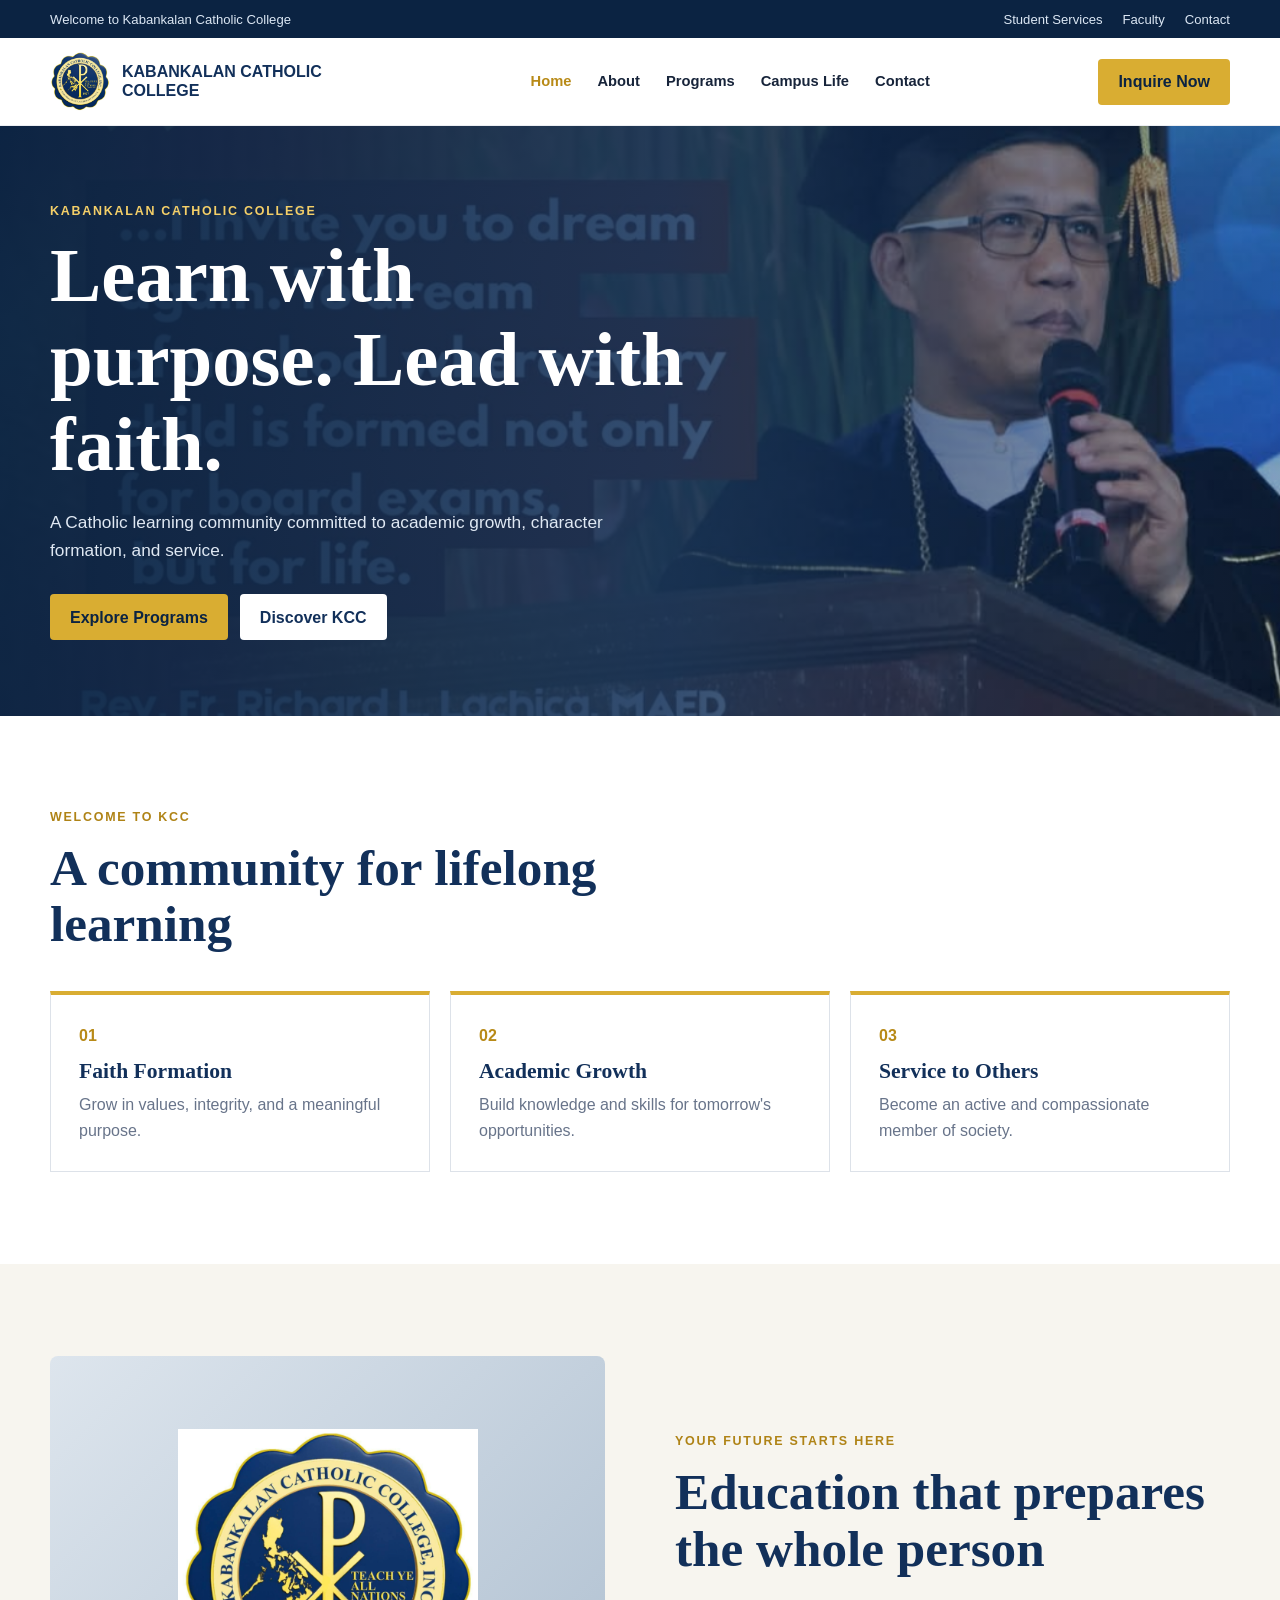
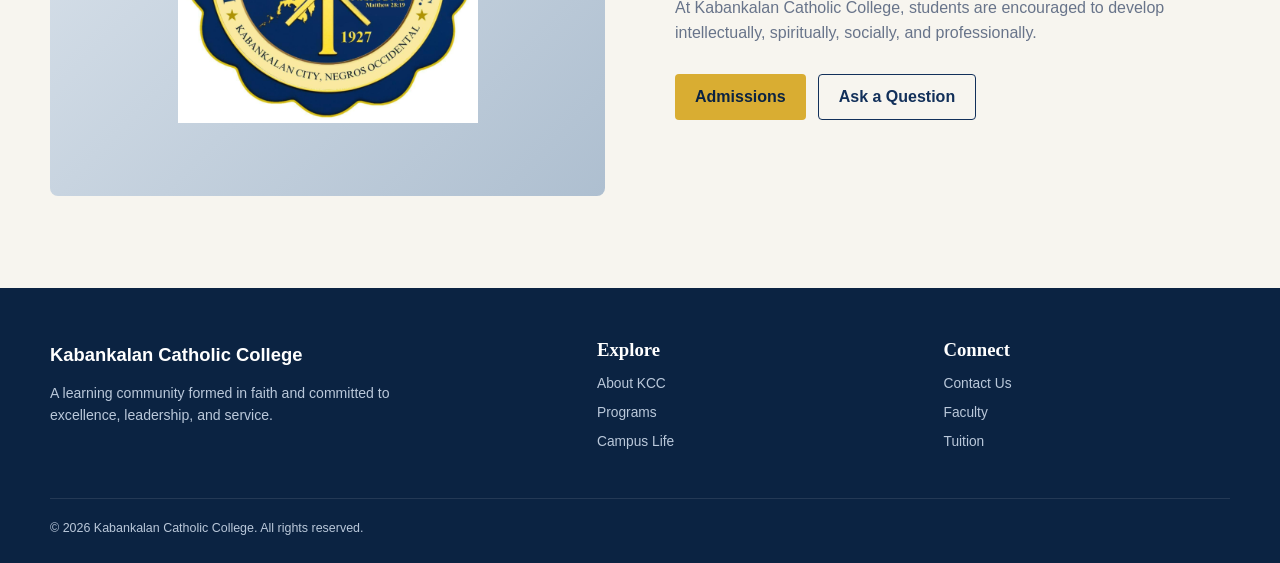
<file: Index.html>
<!DOCTYPE html>
<html lang="en">
<head>
  <meta charset="UTF-8">
  <meta name="viewport" content="width=device-width, initial-scale=1.0">
  <title>Kabankalan Catholic College</title>
  <link rel="stylesheet" href="assets/css/style.css">
</head>
<body>
  <div id="site-header"></div>
  <main>
    <section class="hero">
      <div class="container hero-grid">
        <div class="hero-copy">
          <span class="eyebrow">Kabankalan Catholic College</span>
          <h1>Learn with purpose. Lead with faith.</h1>
          <p>A Catholic learning community committed to academic growth, character formation, and service.</p>
          <div class="button-row">
            <a class="btn btn-primary" href="courses.html">Explore Programs</a>
            <a class="btn btn-light" href="about.html">Discover KCC</a>
          </div>
        </div>
      </div>
    </section>
    <section class="section">
      <div class="container">
        <div class="section-heading">
          <span class="eyebrow dark">Welcome to KCC</span>
          <h2>A community for lifelong learning</h2>
        </div>
        <div class="feature-grid">
          <article class="feature-card"><span>01</span><h3>Faith Formation</h3><p>Grow in values, integrity, and a meaningful purpose.</p></article>
          <article class="feature-card"><span>02</span><h3>Academic Growth</h3><p>Build knowledge and skills for tomorrow's opportunities.</p></article>
          <article class="feature-card"><span>03</span><h3>Service to Others</h3><p>Become an active and compassionate member of society.</p></article>
        </div>
      </div>
    </section>
    <section class="section section-tint">
      <div class="container split">
        <div class="image-panel"><img src="assets/images/kcc-logo.png" alt="Kabankalan Catholic College logo"></div>
        <div>
          <span class="eyebrow dark">Your Future Starts Here</span>
          <h2>Education that prepares the whole person</h2>
          <p>At Kabankalan Catholic College, students are encouraged to develop intellectually, spiritually, socially, and professionally.</p>
          <div class="button-row"><a class="btn btn-primary" href="contact.html">Admissions</a><a class="btn btn-outline" href="contact.html">Ask a Question</a></div>
        </div>
      </div>
    </section>
  </main>
  <div id="site-footer"></div>
  <script src="assets/js/script.js"></script>
</body>
</html>
</file>
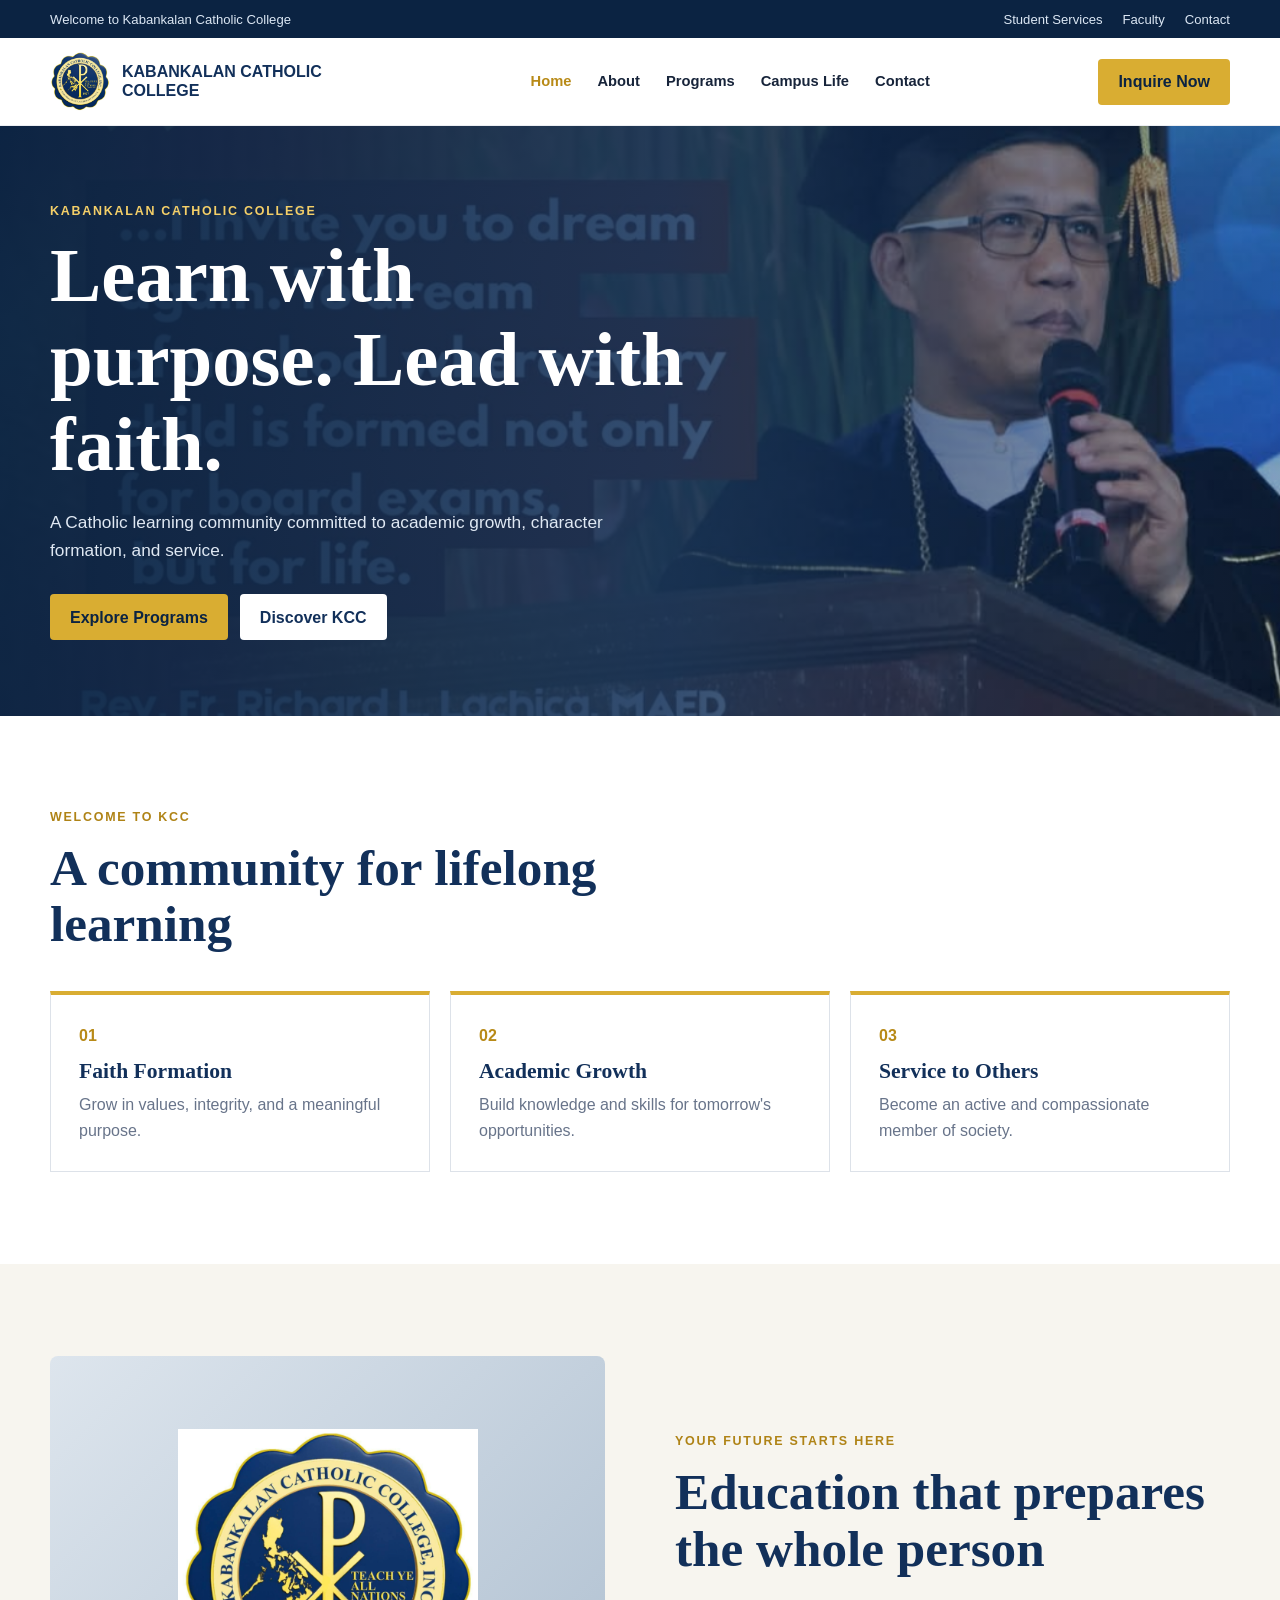
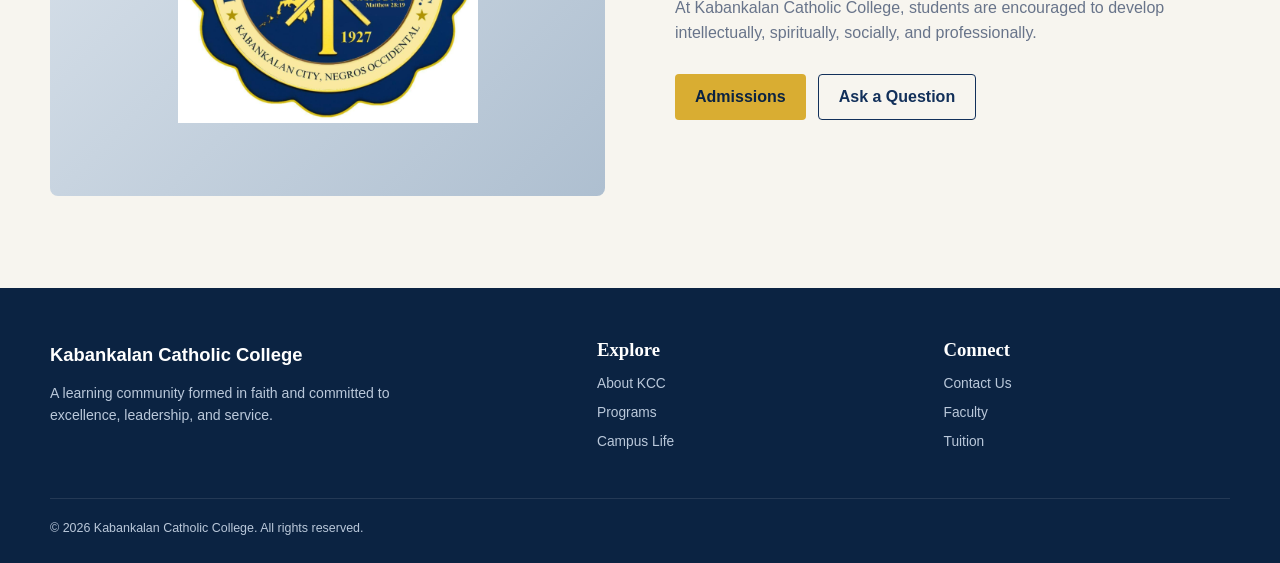
<file: index.html>
<!DOCTYPE html>
<html lang="en">
<head>
  <meta charset="UTF-8">
  <meta name="viewport" content="width=device-width, initial-scale=1.0">
  <title>Kabankalan Catholic College</title>
  <link rel="stylesheet" href="assets/css/style.css">
</head>
<body>
  <div id="site-header"></div>
  <main>
    <section class="hero">
      <div class="container hero-grid">
        <div class="hero-copy">
          <span class="eyebrow">Kabankalan Catholic College</span>
          <h1>Learn with purpose. Lead with faith.</h1>
          <p>A Catholic learning community committed to academic growth, character formation, and service.</p>
          <div class="button-row">
            <a class="btn btn-primary" href="courses.html">Explore Programs</a>
            <a class="btn btn-light" href="about.html">Discover KCC</a>
          </div>
        </div>
      </div>
    </section>
    <section class="section">
      <div class="container">
        <div class="section-heading">
          <span class="eyebrow dark">Welcome to KCC</span>
          <h2>A community for lifelong learning</h2>
        </div>
        <div class="feature-grid">
          <article class="feature-card"><span>01</span><h3>Faith Formation</h3><p>Grow in values, integrity, and a meaningful purpose.</p></article>
          <article class="feature-card"><span>02</span><h3>Academic Growth</h3><p>Build knowledge and skills for tomorrow's opportunities.</p></article>
          <article class="feature-card"><span>03</span><h3>Service to Others</h3><p>Become an active and compassionate member of society.</p></article>
        </div>
      </div>
    </section>
    <section class="section section-tint">
      <div class="container split">
        <div class="image-panel"><img src="assets/images/kcc-logo.png" alt="Kabankalan Catholic College logo"></div>
        <div>
          <span class="eyebrow dark">Your Future Starts Here</span>
          <h2>Education that prepares the whole person</h2>
          <p>At Kabankalan Catholic College, students are encouraged to develop intellectually, spiritually, socially, and professionally.</p>
          <div class="button-row"><a class="btn btn-primary" href="contact.html">Admissions</a><a class="btn btn-outline" href="contact.html">Ask a Question</a></div>
        </div>
      </div>
    </section>
  </main>
  <div id="site-footer"></div>
  <script src="assets/js/script.js"></script>
</body>
</html>
</file>
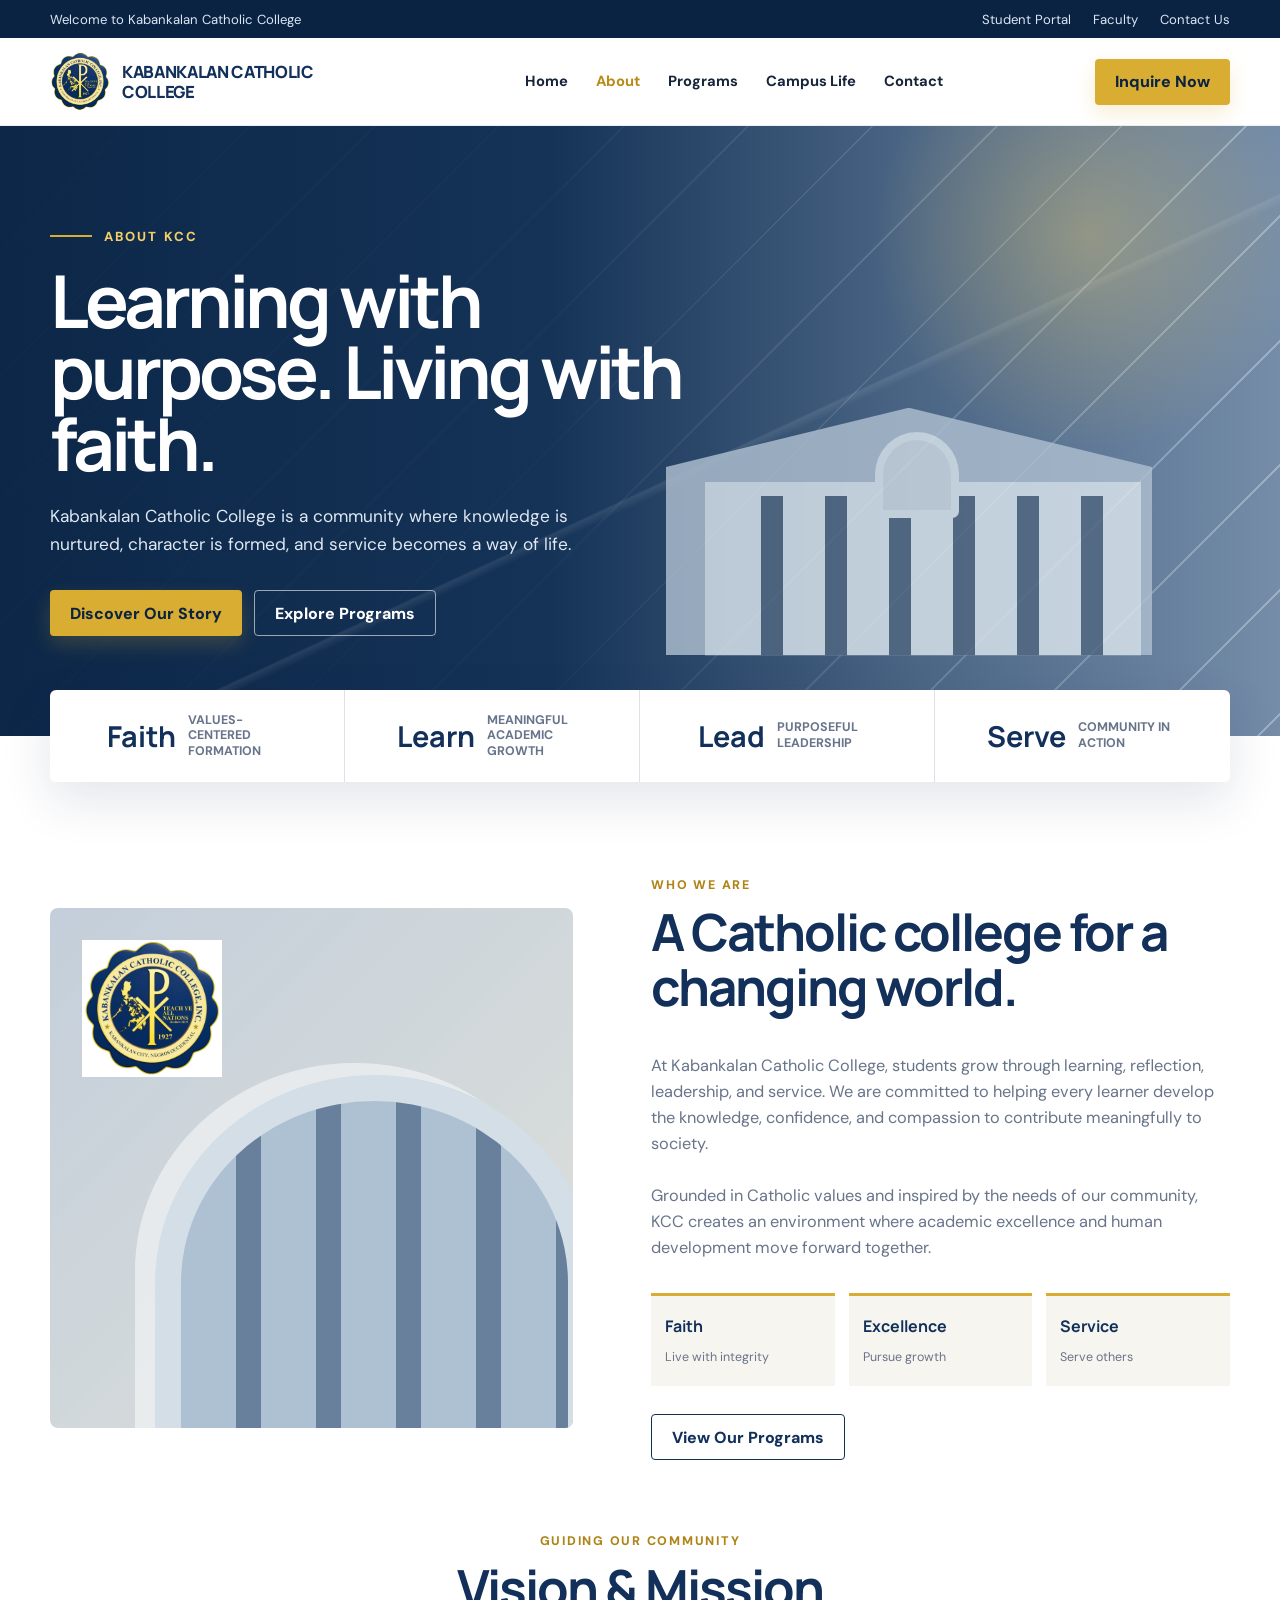
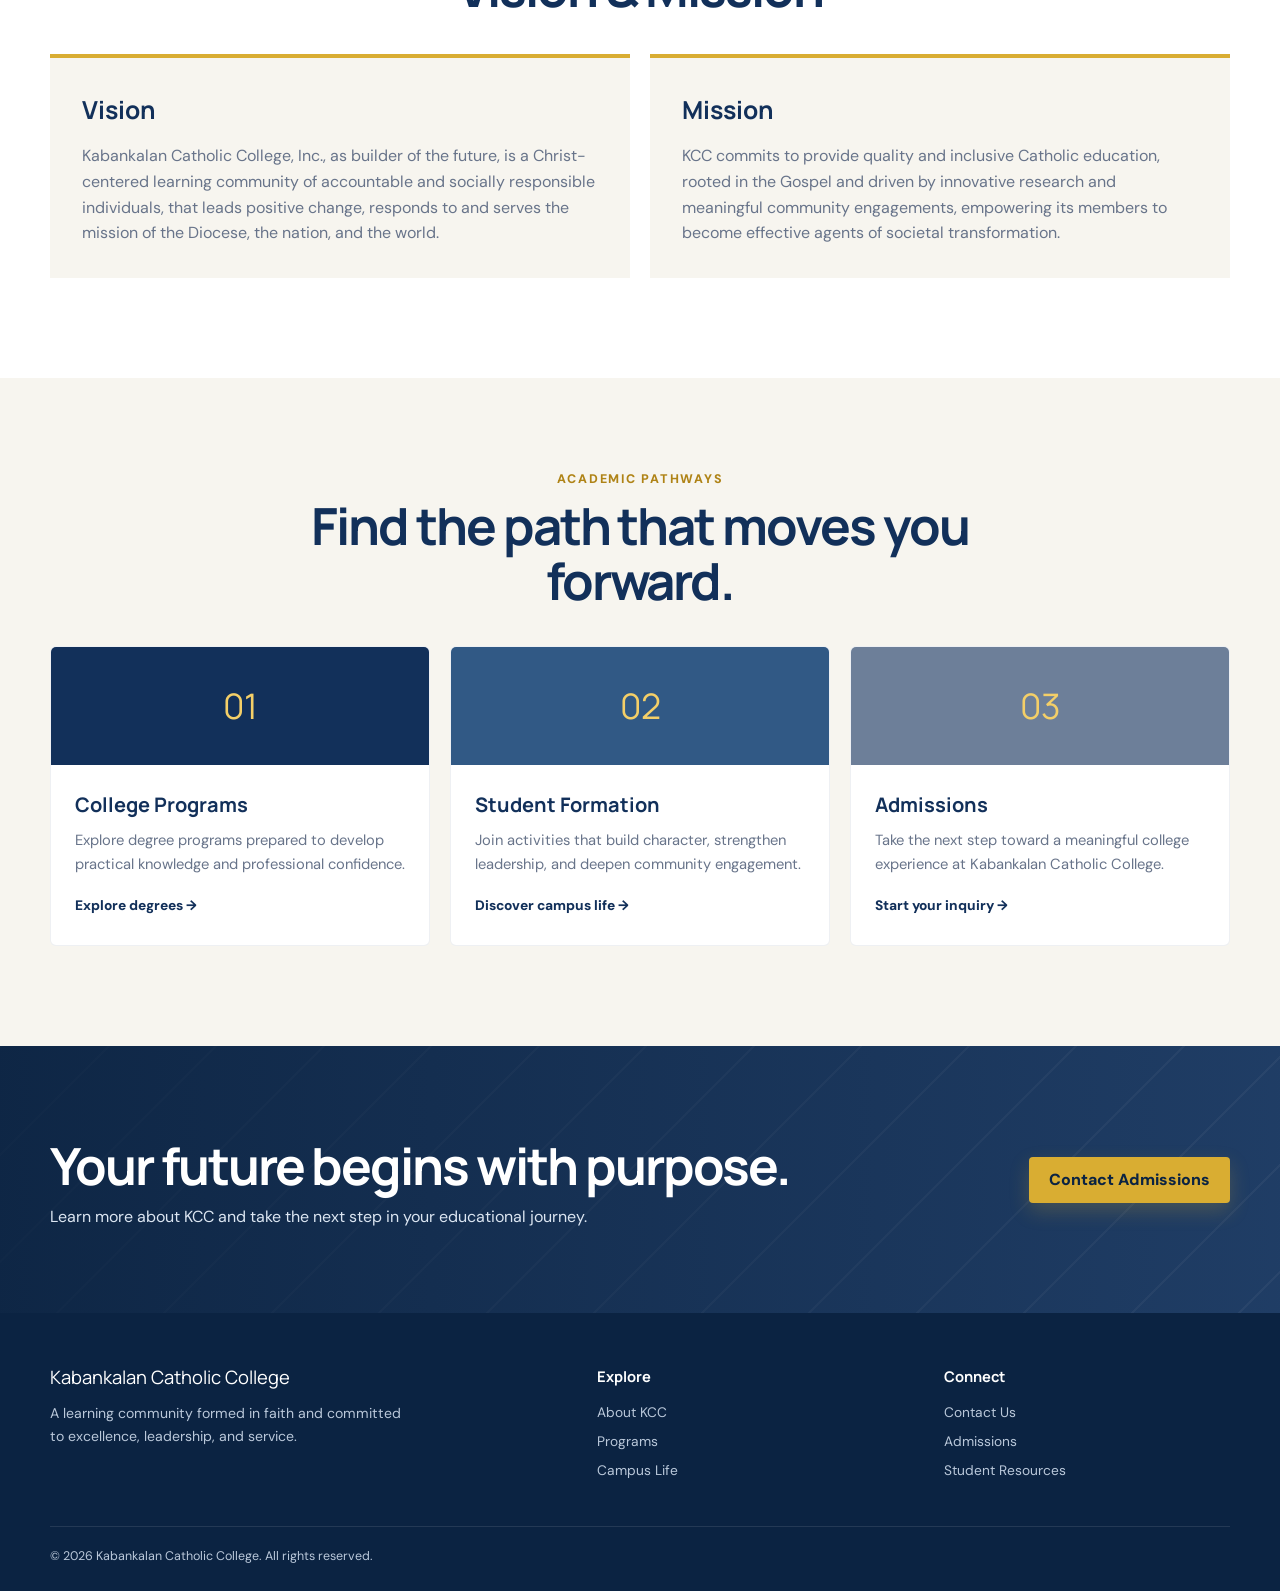
<file: about.html>
<!DOCTYPE html>
<html lang="en">
<head>
  <meta charset="UTF-8">
  <meta name="viewport" content="width=device-width, initial-scale=1.0">
  <meta name="description" content="Kabankalan Catholic College - A community for faithful learning, purposeful growth, and service.">
  <title>About | Kabankalan Catholic College</title>
  <link rel="preconnect" href="https://fonts.googleapis.com">
  <link rel="preconnect" href="https://fonts.gstatic.com" crossorigin>
  <link href="https://fonts.googleapis.com/css2?family=DM+Sans:wght@400;500;600;700&family=Manrope:wght@700;800&display=swap" rel="stylesheet">
  <style>
    :root {
      --navy: #12305a;
      --navy-dark: #0b2342;
      --gold: #d9ad32;
      --gold-light: #f4cf68;
      --cream: #f7f5ef;
      --white: #ffffff;
      --ink: #17243a;
      --muted: #68748a;
      --line: #dde2e9;
    }

    * {
      box-sizing: border-box;
      margin: 0;
      padding: 0;
    }

    html {
      scroll-behavior: smooth;
    }

    body {
      font-family: "DM Sans", sans-serif;
      color: var(--ink);
      background: var(--white);
      line-height: 1.6;
    }

    a {
      color: inherit;
      text-decoration: none;
    }

    .container {
      width: min(1180px, calc(100% - 40px));
      margin-inline: auto;
    }

    .topbar {
      background: var(--navy-dark);
      color: #dce7f4;
      font-size: 0.82rem;
    }

    .topbar-inner {
      height: 38px;
      display: flex;
      align-items: center;
      justify-content: space-between;
    }

    .topbar-links {
      display: flex;
      gap: 22px;
    }

    .main-header {
      position: relative;
      z-index: 20;
      height: 88px;
      background: rgba(255, 255, 255, 0.98);
      border-bottom: 1px solid rgba(18, 48, 90, 0.08);
    }

    .header-inner {
      height: 100%;
      display: flex;
      align-items: center;
      justify-content: space-between;
    }

    .brand {
      display: flex;
      align-items: center;
      gap: 12px;
    }

    .brand-mark {
      width: 60px;
      height: 60px;
      display: block;
      object-fit: contain;
    }

    .brand-name {
      color: var(--navy);
      font-family: "Manrope", sans-serif;
      font-size: 1.05rem;
      font-weight: 800;
      line-height: 1.18;
      max-width: 250px;
      text-transform: uppercase;
      letter-spacing: -0.02em;
    }

    .nav-list {
      display: flex;
      align-items: center;
      gap: 28px;
      list-style: none;
      font-size: 0.92rem;
      font-weight: 700;
    }

    .nav-list a {
      transition: color 180ms ease;
    }

    .nav-list a:hover,
    .nav-list .active {
      color: #b88a17;
    }

    .header-actions {
      display: flex;
      align-items: center;
      gap: 12px;
    }

    .btn {
      min-height: 46px;
      display: inline-flex;
      align-items: center;
      justify-content: center;
      gap: 9px;
      border: 0;
      border-radius: 4px;
      padding: 0 20px;
      font-family: inherit;
      font-weight: 800;
      cursor: pointer;
      transition: transform 180ms ease, background 180ms ease, box-shadow 180ms ease;
    }

    .btn:hover {
      transform: translateY(-2px);
    }

    .btn-gold {
      background: var(--gold);
      color: var(--navy-dark);
      box-shadow: 0 8px 20px rgba(217, 173, 50, 0.22);
    }

    .btn-outline {
      background: transparent;
      color: var(--navy);
      border: 1px solid var(--navy);
    }

    .menu-toggle {
      display: none;
      width: 44px;
      height: 44px;
      border: 0;
      background: transparent;
      cursor: pointer;
    }

    .menu-toggle span {
      display: block;
      width: 24px;
      height: 2px;
      margin: 5px auto;
      background: var(--navy);
    }

    .hero {
      min-height: 610px;
      position: relative;
      overflow: hidden;
      display: flex;
      align-items: center;
      background:
        linear-gradient(90deg, rgba(8, 35, 68, 0.97) 0%, rgba(11, 42, 79, 0.92) 43%, rgba(11, 42, 79, 0.48) 72%, rgba(11, 42, 79, 0.15) 100%),
        repeating-linear-gradient(135deg, #b6c8da 0 2px, #879eb8 2px 88px);
    }

    .hero::before {
      content: "";
      position: absolute;
      inset: 0;
      background:
        radial-gradient(circle at 85% 18%, rgba(244, 207, 104, 0.34), transparent 18%),
        linear-gradient(155deg, transparent 55%, rgba(255, 255, 255, 0.09) 55.2%, transparent 56%);
    }

    .campus {
      position: absolute;
      right: 4%;
      bottom: 0;
      width: min(52%, 640px);
      height: 78%;
      opacity: 0.82;
    }

    .campus-roof {
      position: absolute;
      left: 12%;
      bottom: 17%;
      width: 76%;
      height: 52%;
      background: #aebfd0;
      clip-path: polygon(50% 0, 100% 24%, 100% 100%, 0 100%, 0 24%);
    }

    .campus-roof::before {
      content: "";
      position: absolute;
      left: 8%;
      top: 30%;
      width: 84%;
      height: 70%;
      background:
        repeating-linear-gradient(90deg, transparent 0 42px, rgba(28, 54, 86, 0.72) 42px 64px),
        linear-gradient(#dce7ef 0 100%);
      border: 14px solid #dce7ef;
    }

    .campus-roof::after {
      content: "";
      position: absolute;
      left: 43%;
      top: 10%;
      width: 14%;
      height: 28%;
      border-radius: 50% 50% 8% 8%;
      background: #cfdae4;
      border: 8px solid #dce7ef;
    }

    .hero-content {
      position: relative;
      z-index: 3;
      width: 54%;
      padding: 72px 0;
      color: var(--white);
    }

    .eyebrow {
      display: flex;
      align-items: center;
      gap: 12px;
      margin-bottom: 18px;
      color: var(--gold-light);
      font-size: 0.82rem;
      font-weight: 800;
      letter-spacing: 0.16em;
      text-transform: uppercase;
    }

    .eyebrow::before {
      content: "";
      width: 42px;
      height: 2px;
      background: var(--gold);
    }

    h1,
    h2,
    h3 {
      font-family: "Manrope", sans-serif;
    }

    h1 {
      max-width: 720px;
      font-size: clamp(3.2rem, 5.7vw, 5.5rem);
      line-height: 0.98;
      letter-spacing: -0.055em;
    }

    .hero-copy {
      max-width: 590px;
      margin: 24px 0 32px;
      color: #dfe8f3;
      font-size: 1.08rem;
    }

    .hero-actions {
      display: flex;
      gap: 12px;
      flex-wrap: wrap;
    }

    .hero-actions .btn-outline {
      color: var(--white);
      border-color: rgba(255, 255, 255, 0.58);
    }

    .stats {
      position: relative;
      z-index: 5;
      margin-top: -46px;
      margin-bottom: 94px;
    }

    .stats-grid {
      min-height: 92px;
      display: grid;
      grid-template-columns: repeat(4, 1fr);
      background: var(--white);
      box-shadow: 0 18px 50px rgba(21, 45, 80, 0.12);
      border-radius: 6px;
    }

    .stat {
      display: flex;
      align-items: center;
      justify-content: center;
      gap: 12px;
      padding: 18px;
      border-right: 1px solid var(--line);
    }

    .stat:last-child {
      border-right: 0;
    }

    .stat strong {
      color: var(--navy);
      font-family: "Manrope", sans-serif;
      font-size: 1.8rem;
      line-height: 1;
    }

    .stat span {
      max-width: 100px;
      color: var(--muted);
      font-size: 0.78rem;
      font-weight: 700;
      line-height: 1.25;
      text-transform: uppercase;
    }

    .section-heading {
      margin-bottom: 38px;
    }

    .section-heading.center {
      max-width: 680px;
      margin-inline: auto;
      text-align: center;
    }

    .section-kicker {
      color: #af8316;
      font-size: 0.78rem;
      font-weight: 800;
      letter-spacing: 0.14em;
      text-transform: uppercase;
    }

    h2 {
      margin-top: 8px;
      color: var(--navy);
      font-size: clamp(2.2rem, 4vw, 3.7rem);
      line-height: 1.08;
      letter-spacing: -0.04em;
    }

    .mission {
      padding: 0 0 100px;
    }

    .mission-grid {
      display: grid;
      grid-template-columns: 0.95fr 1.05fr;
      gap: 78px;
      align-items: center;
    }

    .mission-visual {
      min-height: 520px;
      position: relative;
      overflow: hidden;
      border-radius: 8px;
      background:
        linear-gradient(135deg, rgba(18, 48, 90, 0.12), rgba(217, 173, 50, 0.1)),
        #dde5ed;
    }

    .mission-visual::before {
      content: "";
      position: absolute;
      width: 74%;
      height: 70%;
      right: -4%;
      bottom: -12%;
      border-radius: 50% 50% 0 0;
      background:
        repeating-linear-gradient(90deg, transparent 0 55px, rgba(18, 48, 90, 0.45) 55px 80px),
        #aec1d2;
      border: 26px solid #d3dee7;
      box-shadow: -20px -12px 0 rgba(255, 255, 255, 0.5);
    }

    .mission-visual::after {
      content: "";
      position: absolute;
      left: 32px;
      top: 30px;
      width: 140px;
      height: 140px;
      background: url("assets/images/kcc-logo.png") center / contain no-repeat;
    }

    .mission-copy p {
      margin: 20px 0 26px;
      color: var(--muted);
      font-size: 1.02rem;
    }

    .values {
      display: grid;
      grid-template-columns: repeat(3, 1fr);
      gap: 14px;
      margin-top: 32px;
    }

    .value {
      padding: 18px 14px;
      border-top: 3px solid var(--gold);
      background: var(--cream);
    }

    .value strong {
      display: block;
      color: var(--navy);
      font-family: "Manrope", sans-serif;
      margin-bottom: 3px;
    }

    .value span {
      color: var(--muted);
      font-size: 0.78rem;
    }

    .vision-mission {
      margin-top: 72px;
    }

    .vision-mission-grid {
      display: grid;
      grid-template-columns: repeat(2, 1fr);
      gap: 20px;
    }

    .vision-mission-card {
      padding: 32px;
      border-top: 4px solid var(--gold);
      background: var(--cream);
    }

    .vision-mission-card h3 {
      margin-bottom: 14px;
      color: var(--navy);
      font-size: 1.55rem;
    }

    .vision-mission-card p {
      color: var(--muted);
      font-size: 1rem;
    }

    .programs {
      padding: 92px 0 100px;
      background: var(--cream);
    }

    .program-grid {
      display: grid;
      grid-template-columns: repeat(3, 1fr);
      gap: 20px;
    }

    .program-card {
      position: relative;
      min-height: 300px;
      overflow: hidden;
      border-radius: 6px;
      background: var(--white);
      border: 1px solid rgba(18, 48, 90, 0.07);
      transition: transform 180ms ease, box-shadow 180ms ease;
    }

    .program-card:hover {
      transform: translateY(-6px);
      box-shadow: 0 18px 40px rgba(18, 48, 90, 0.12);
    }

    .program-banner {
      height: 118px;
      display: grid;
      place-items: center;
      color: var(--gold-light);
      background: var(--navy);
      font-family: "Manrope", sans-serif;
      font-size: 2.2rem;
    }

    .program-card:nth-child(2) .program-banner {
      background: #315985;
    }

    .program-card:nth-child(3) .program-banner {
      background: #6d7f99;
    }

    .program-content {
      padding: 24px;
    }

    .program-content h3 {
      color: var(--navy);
      font-size: 1.25rem;
      margin-bottom: 8px;
    }

    .program-content p {
      color: var(--muted);
      font-size: 0.92rem;
    }

    .program-link {
      display: inline-block;
      margin-top: 18px;
      color: var(--navy);
      font-size: 0.86rem;
      font-weight: 800;
    }

    .cta {
      padding: 84px 0;
      color: var(--white);
      background:
        linear-gradient(90deg, rgba(11, 35, 66, 0.97), rgba(18, 48, 90, 0.86)),
        repeating-linear-gradient(135deg, #b8c7d5 0 2px, #718da9 2px 76px);
    }

    .cta-inner {
      display: flex;
      align-items: center;
      justify-content: space-between;
      gap: 30px;
    }

    .cta h2 {
      color: var(--white);
      font-size: clamp(2.2rem, 4vw, 3.5rem);
    }

    .cta p {
      margin-top: 10px;
      color: #dce6f2;
    }

    footer {
      background: var(--navy-dark);
      color: #bac8da;
      padding: 52px 0 24px;
    }

    .footer-grid {
      display: grid;
      grid-template-columns: 1.7fr 1fr 1fr;
      gap: 60px;
      padding-bottom: 38px;
    }

    .footer-brand {
      color: var(--white);
      font-family: "Manrope", sans-serif;
      font-size: 1.15rem;
      line-height: 1.35;
    }

    .footer-about {
      max-width: 360px;
      margin-top: 12px;
      font-size: 0.88rem;
    }

    .footer-grid h3 {
      color: var(--white);
      font-size: 0.92rem;
      margin-bottom: 12px;
    }

    .footer-links {
      list-style: none;
      font-size: 0.86rem;
    }

    .footer-links li {
      margin: 7px 0;
    }

    .copyright {
      border-top: 1px solid rgba(255, 255, 255, 0.1);
      padding-top: 20px;
      font-size: 0.78rem;
    }

    @media (max-width: 980px) {
      .topbar,
      .nav-list,
      .header-actions .btn {
        display: none;
      }

      .main-header {
        height: 76px;
      }

      .menu-toggle {
        display: block;
      }

      .nav-list.open {
        position: absolute;
        left: 20px;
        right: 20px;
        top: 76px;
        display: grid;
        gap: 0;
        background: var(--white);
        box-shadow: 0 16px 35px rgba(18, 48, 90, 0.16);
        padding: 10px 20px;
      }

      .nav-list.open li {
        padding: 12px 0;
        border-bottom: 1px solid var(--line);
      }

      .hero-content {
        width: 70%;
      }

      .campus {
        width: 56%;
        right: -10%;
      }

      .stats-grid {
        grid-template-columns: repeat(2, 1fr);
      }

      .stat:nth-child(2) {
        border-right: 0;
      }

      .stat:nth-child(-n+2) {
        border-bottom: 1px solid var(--line);
      }

      .mission-grid {
        gap: 40px;
      }
    }

    @media (max-width: 760px) {
      .container {
        width: min(100% - 30px, 1180px);
      }

      .brand-name {
        max-width: 190px;
        font-size: 0.88rem;
      }

      .brand-mark { width: 50px; height: 50px; }

      .hero {
        min-height: 590px;
      }

      .hero-content {
        width: 92%;
        padding-top: 50px;
      }

      h1 {
        font-size: clamp(3rem, 14vw, 4.4rem);
      }

      .campus {
        width: 78%;
        height: 54%;
        right: -30%;
        opacity: 0.28;
      }

      .stats {
        margin-top: -36px;
        margin-bottom: 70px;
      }

      .stats-grid {
        grid-template-columns: repeat(2, 1fr);
      }

      .stat {
        min-height: 88px;
      }

      .mission-grid,
      .program-grid,
      .footer-grid {
        grid-template-columns: 1fr;
      }

      .mission-grid {
        gap: 38px;
      }

      .vision-mission-grid {
        grid-template-columns: 1fr;
      }

      .mission-visual {
        min-height: 390px;
      }

      .values {
        grid-template-columns: 1fr;
      }

      .program-grid {
        gap: 16px;
      }

      .cta-inner {
        align-items: flex-start;
        flex-direction: column;
      }

      .footer-grid {
        gap: 28px;
      }
    }

    @media (max-width: 420px) {
      .hero-actions .btn {
        width: 100%;
      }

      .stats-grid {
        grid-template-columns: 1fr;
      }

      .stat {
        border-right: 0;
        border-bottom: 1px solid var(--line);
      }

      .stat:last-child {
        border-bottom: 0;
      }
    }
  </style>
</head>
<body>
  <div class="topbar">
    <div class="container topbar-inner">
      <span>Welcome to Kabankalan Catholic College</span>
      <div class="topbar-links">
        <a href="#">Student Portal</a>
        <a href="#">Faculty</a>
        <a href="contact.html">Contact Us</a>
      </div>
    </div>
  </div>

  <header class="main-header">
    <div class="container header-inner">
      <a class="brand" href="Index.html" aria-label="Kabankalan Catholic College home">
        <img class="brand-mark" src="assets/images/kcc-logo.png" alt="Kabankalan Catholic College logo">
        <span class="brand-name">Kabankalan Catholic College</span>
      </a>

      <nav aria-label="Main navigation">
        <ul class="nav-list" id="navList">
          <li><a href="Index.html">Home</a></li>
          <li><a class="active" href="about.html">About</a></li>
          <li><a href="courses.html">Programs</a></li>
          <li><a href="events.html">Campus Life</a></li>
          <li><a href="contact.html">Contact</a></li>
        </ul>
      </nav>

      <div class="header-actions">
        <a class="btn btn-gold" href="contact.html">Inquire Now</a>
        <button class="menu-toggle" type="button" aria-label="Open menu" aria-controls="navList" aria-expanded="false">
          <span></span><span></span><span></span>
        </button>
      </div>
    </div>
  </header>

  <main>
    <section class="hero">
      <div class="campus" aria-hidden="true">
        <div class="campus-roof"></div>
      </div>
      <div class="container">
        <div class="hero-content">
          <div class="eyebrow">About KCC</div>
          <h1>Learning with purpose. Living with faith.</h1>
          <p class="hero-copy">Kabankalan Catholic College is a community where knowledge is nurtured, character is formed, and service becomes a way of life.</p>
          <div class="hero-actions">
            <a class="btn btn-gold" href="#mission">Discover Our Story</a>
            <a class="btn btn-outline" href="courses.html">Explore Programs</a>
          </div>
        </div>
      </div>
    </section>

    <section class="stats" aria-label="College highlights">
      <div class="container">
        <div class="stats-grid">
          <div class="stat"><strong>Faith</strong><span>Values-centered formation</span></div>
          <div class="stat"><strong>Learn</strong><span>Meaningful academic growth</span></div>
          <div class="stat"><strong>Lead</strong><span>Purposeful leadership</span></div>
          <div class="stat"><strong>Serve</strong><span>Community in action</span></div>
        </div>
      </div>
    </section>

    <section class="mission" id="mission">
      <div class="container mission-grid">
        <div class="mission-visual" role="img" aria-label="Stylized illustration of the Kabankalan Catholic College campus"></div>
        <div class="mission-copy">
          <div class="section-heading">
            <div class="section-kicker">Who We Are</div>
            <h2>A Catholic college for a changing world.</h2>
          </div>
          <p>At Kabankalan Catholic College, students grow through learning, reflection, leadership, and service. We are committed to helping every learner develop the knowledge, confidence, and compassion to contribute meaningfully to society.</p>
          <p>Grounded in Catholic values and inspired by the needs of our community, KCC creates an environment where academic excellence and human development move forward together.</p>
          <div class="values">
            <div class="value"><strong>Faith</strong><span>Live with integrity</span></div>
            <div class="value"><strong>Excellence</strong><span>Pursue growth</span></div>
            <div class="value"><strong>Service</strong><span>Serve others</span></div>
          </div>
          <a class="btn btn-outline" style="margin-top: 28px;" href="courses.html">View Our Programs</a>
        </div>
      </div>
      <div class="container vision-mission">
        <div class="section-heading center">
          <div class="section-kicker">Guiding Our Community</div>
          <h2>Vision &amp; Mission</h2>
        </div>
        <div class="vision-mission-grid">
          <article class="vision-mission-card">
            <h3>Vision</h3>
            <p>Kabankalan Catholic College, Inc., as builder of the future, is a Christ-centered learning community of accountable and socially responsible individuals, that leads positive change, responds to and serves the mission of the Diocese, the nation, and the world.</p>
          </article>
          <article class="vision-mission-card">
            <h3>Mission</h3>
            <p>KCC commits to provide quality and inclusive Catholic education, rooted in the Gospel and driven by innovative research and meaningful community engagements, empowering its members to become effective agents of societal transformation.</p>
          </article>
        </div>
      </div>
    </section>

    <section class="programs">
      <div class="container">
        <div class="section-heading center">
          <div class="section-kicker">Academic Pathways</div>
          <h2>Find the path that moves you forward.</h2>
        </div>
        <div class="program-grid">
          <article class="program-card">
            <div class="program-banner" aria-hidden="true">01</div>
            <div class="program-content">
              <h3>College Programs</h3>
              <p>Explore degree programs prepared to develop practical knowledge and professional confidence.</p>
              <a class="program-link" href="courses.html">Explore degrees &rarr;</a>
            </div>
          </article>
          <article class="program-card">
            <div class="program-banner" aria-hidden="true">02</div>
            <div class="program-content">
              <h3>Student Formation</h3>
              <p>Join activities that build character, strengthen leadership, and deepen community engagement.</p>
              <a class="program-link" href="events.html">Discover campus life &rarr;</a>
            </div>
          </article>
          <article class="program-card">
            <div class="program-banner" aria-hidden="true">03</div>
            <div class="program-content">
              <h3>Admissions</h3>
              <p>Take the next step toward a meaningful college experience at Kabankalan Catholic College.</p>
              <a class="program-link" href="contact.html">Start your inquiry &rarr;</a>
            </div>
          </article>
        </div>
      </div>
    </section>

    <section class="cta">
      <div class="container cta-inner">
        <div>
          <h2>Your future begins with purpose.</h2>
          <p>Learn more about KCC and take the next step in your educational journey.</p>
        </div>
        <a class="btn btn-gold" href="contact.html">Contact Admissions</a>
      </div>
    </section>
  </main>

  <footer>
    <div class="container">
      <div class="footer-grid">
        <div>
          <div class="footer-brand">Kabankalan Catholic College</div>
          <p class="footer-about">A learning community formed in faith and committed to excellence, leadership, and service.</p>
        </div>
        <div>
          <h3>Explore</h3>
          <ul class="footer-links">
            <li><a href="about.html">About KCC</a></li>
            <li><a href="courses.html">Programs</a></li>
            <li><a href="events.html">Campus Life</a></li>
          </ul>
        </div>
        <div>
          <h3>Connect</h3>
          <ul class="footer-links">
            <li><a href="contact.html">Contact Us</a></li>
            <li><a href="#">Admissions</a></li>
            <li><a href="#">Student Resources</a></li>
          </ul>
        </div>
      </div>
      <div class="copyright">&copy; 2026 Kabankalan Catholic College. All rights reserved.</div>
    </div>
  </footer>

  <script>
    const menuToggle = document.querySelector(".menu-toggle");
    const navList = document.querySelector("#navList");

    menuToggle.addEventListener("click", () => {
      const isOpen = navList.classList.toggle("open");
      menuToggle.setAttribute("aria-expanded", String(isOpen));
      menuToggle.setAttribute("aria-label", isOpen ? "Close menu" : "Open menu");
    });

    navList.querySelectorAll("a").forEach((link) => {
      link.addEventListener("click", () => {
        navList.classList.remove("open");
        menuToggle.setAttribute("aria-expanded", "false");
      });
    });
  </script>
</body>
</html>
</file>
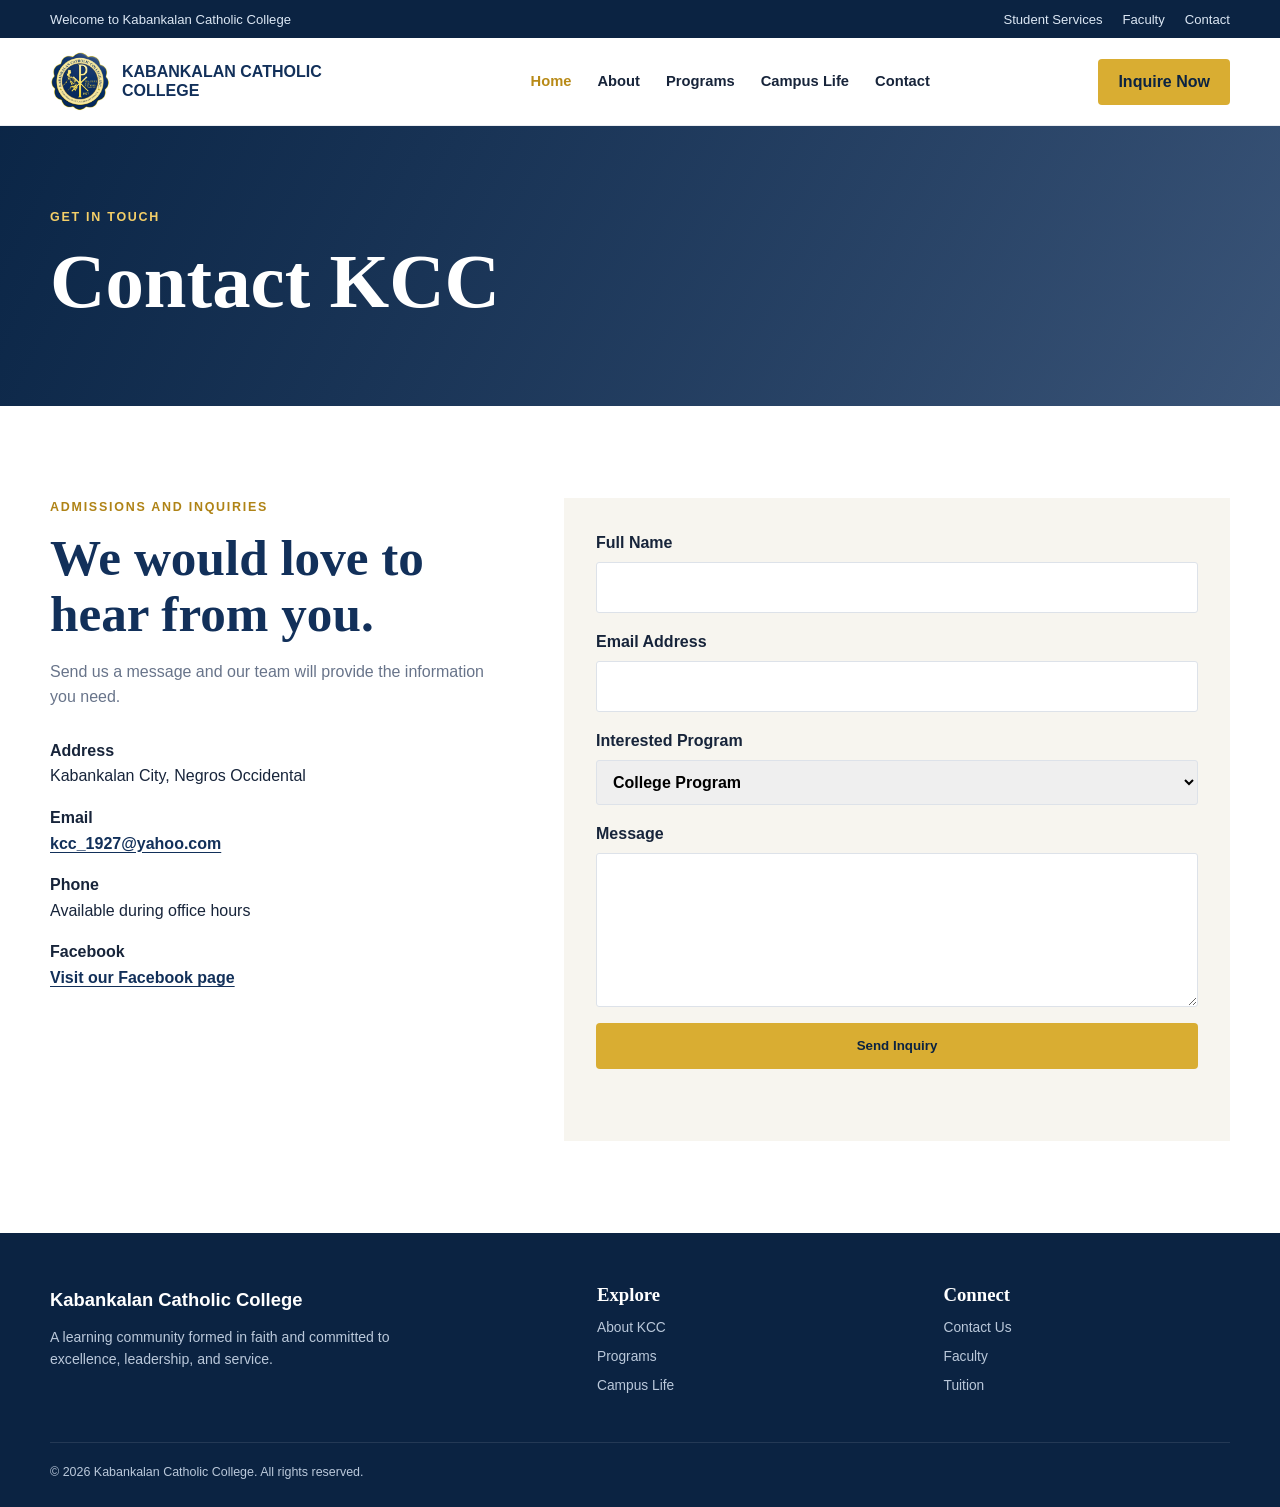
<file: contact.html>
<!DOCTYPE html>
<html lang="en">
<head><meta charset="UTF-8"><meta name="viewport" content="width=device-width, initial-scale=1.0"><title>Contact | KCC</title><link rel="stylesheet" href="assets/css/style.css"></head>
<body>
  <div id="site-header"></div>
  <main>
    <section class="page-banner"><div class="container"><span class="eyebrow">Get in Touch</span><h1>Contact KCC</h1></div></section>
    <section class="section"><div class="container contact-grid">
      <div><span class="eyebrow dark">Admissions and Inquiries</span><h2>We would love to hear from you.</h2><p>Send us a message and our team will provide the information you need.</p>
        <div class="contact-list"><p><strong>Address</strong><br>Kabankalan City, Negros Occidental</p><p><strong>Email</strong><br><a class="contact-link" href="mailto:kcc_1927@yahoo.com">kcc_1927@yahoo.com</a></p><p><strong>Phone</strong><br>Available during office hours</p><p><strong>Facebook</strong><br><a class="contact-link" href="https://www.facebook.com/share/1AAuuP4sMT/" target="_blank" rel="noopener noreferrer">Visit our Facebook page</a></p></div>
      </div>
      <form class="contact-form" id="contactForm">
        <label>Full Name<input type="text" name="name" required></label>
        <label>Email Address<input type="email" name="email" required></label>
        <label>Interested Program<select name="program"><option>College Program</option><option>Senior High School</option><option>General Inquiry</option></select></label>
        <label>Message<textarea name="message" rows="5" required></textarea></label>
        <button class="btn btn-primary" type="submit">Send Inquiry</button><p class="form-status" role="status"></p>
      </form>
    </div></section>
  </main>
  <div id="site-footer"></div>
  <script src="assets/js/script.js"></script>
</body>
</html>
</file>
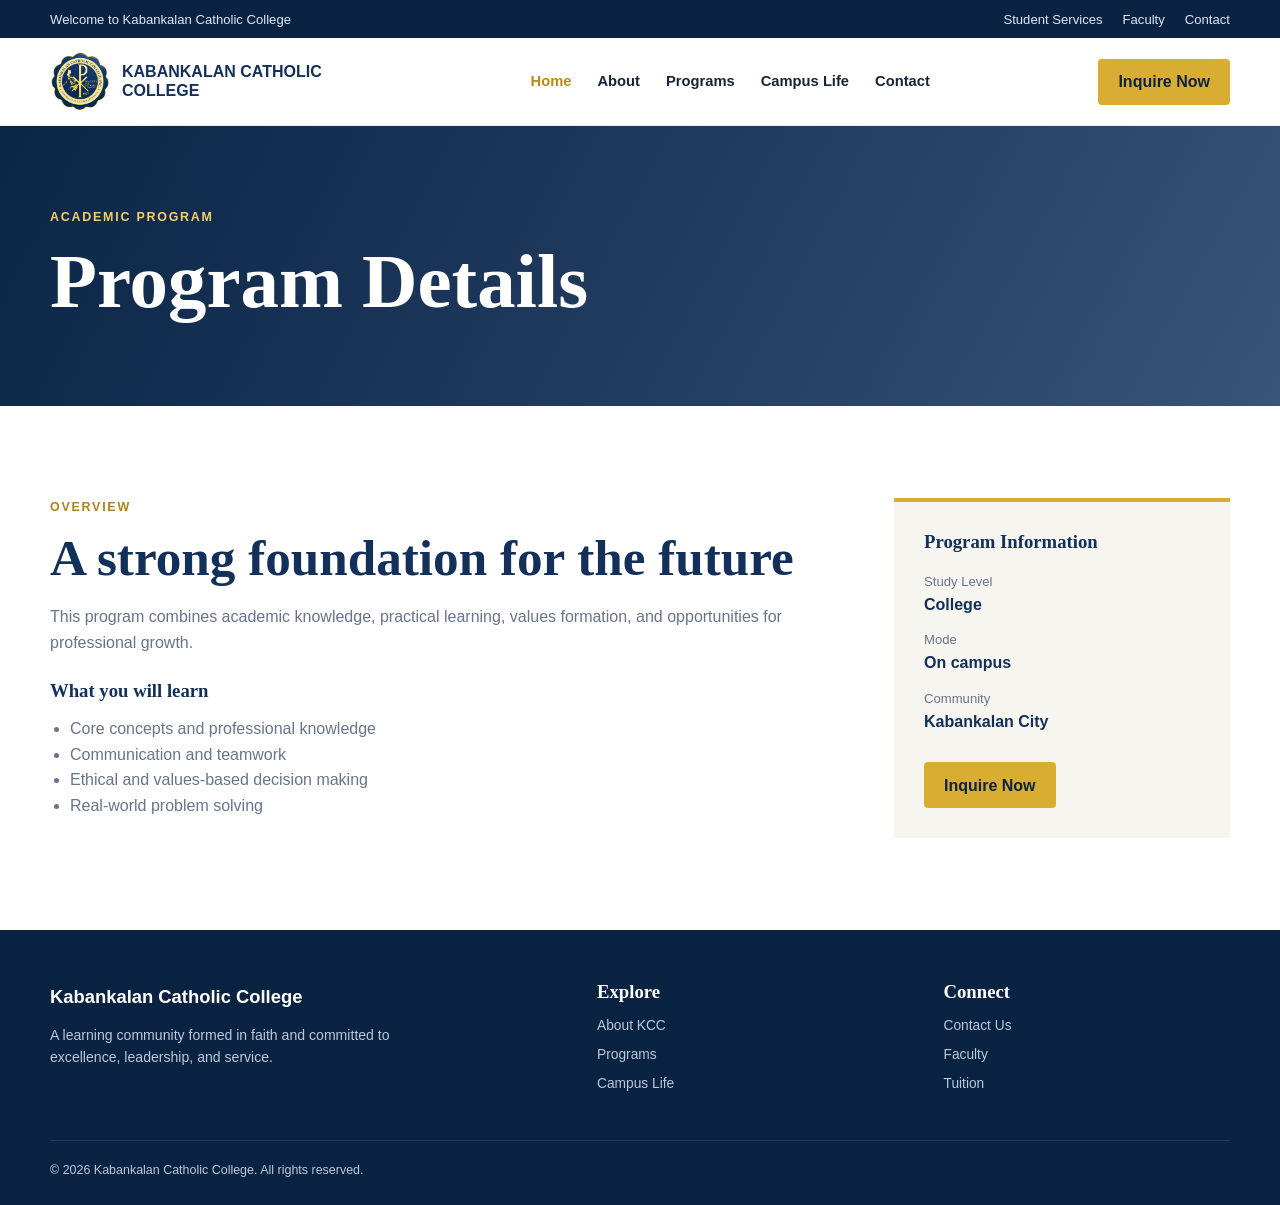
<file: course-details.html>
<!DOCTYPE html>
<html lang="en">
<head><meta charset="UTF-8"><meta name="viewport" content="width=device-width, initial-scale=1.0"><title>Program Details | KCC</title><link rel="stylesheet" href="assets/css/style.css"></head>
<body>
  <div id="site-header"></div>
  <main>
    <section class="page-banner"><div class="container"><span class="eyebrow">Academic Program</span><h1>Program Details</h1></div></section>
    <section class="section"><div class="container detail-grid">
      <article><span class="eyebrow dark">Overview</span><h2>A strong foundation for the future</h2><p>This program combines academic knowledge, practical learning, values formation, and opportunities for professional growth.</p><h3>What you will learn</h3><ul class="check-list"><li>Core concepts and professional knowledge</li><li>Communication and teamwork</li><li>Ethical and values-based decision making</li><li>Real-world problem solving</li></ul></article>
      <aside class="detail-card"><h3>Program Information</h3><dl><dt>Study Level</dt><dd>College</dd><dt>Mode</dt><dd>On campus</dd><dt>Community</dt><dd>Kabankalan City</dd></dl><a class="btn btn-primary" href="contact.html">Inquire Now</a></aside>
    </div></section>
  </main>
  <div id="site-footer"></div>
  <script src="assets/js/script.js"></script>
</body>
</html>
</file>
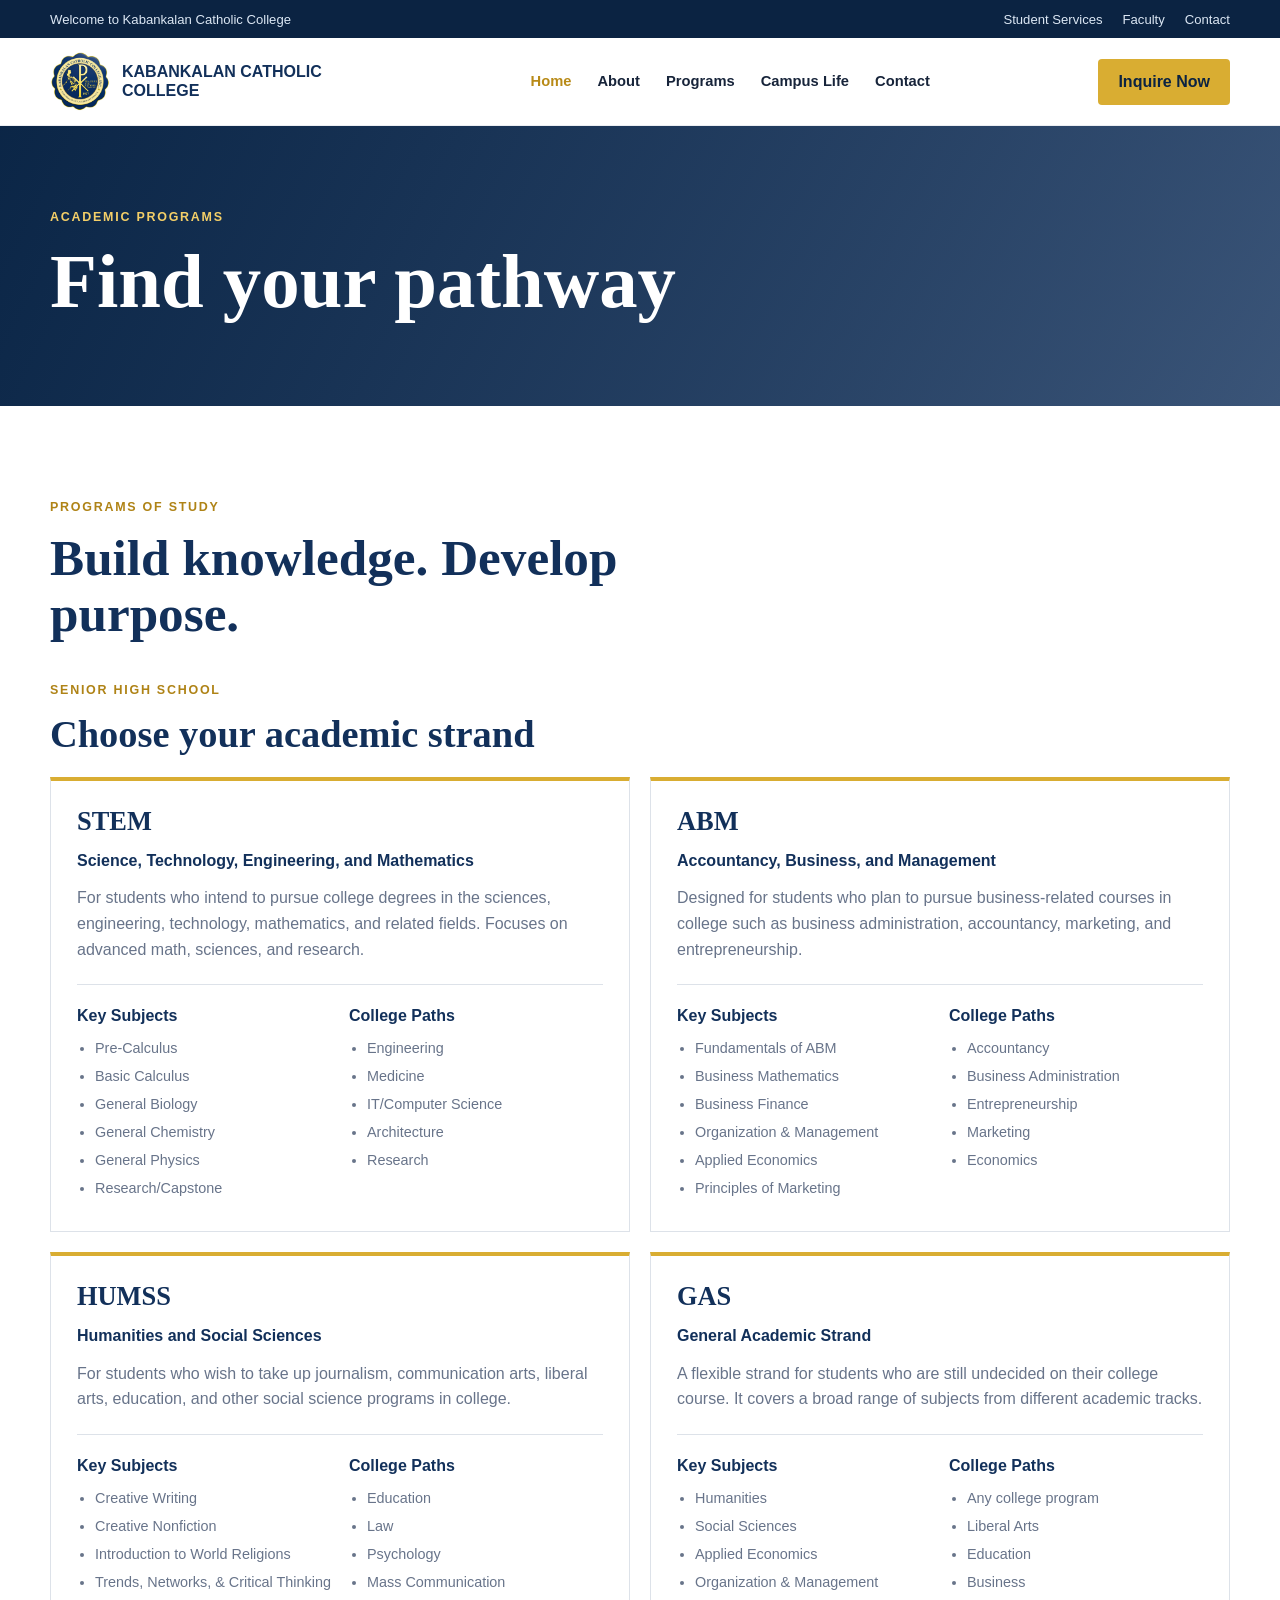
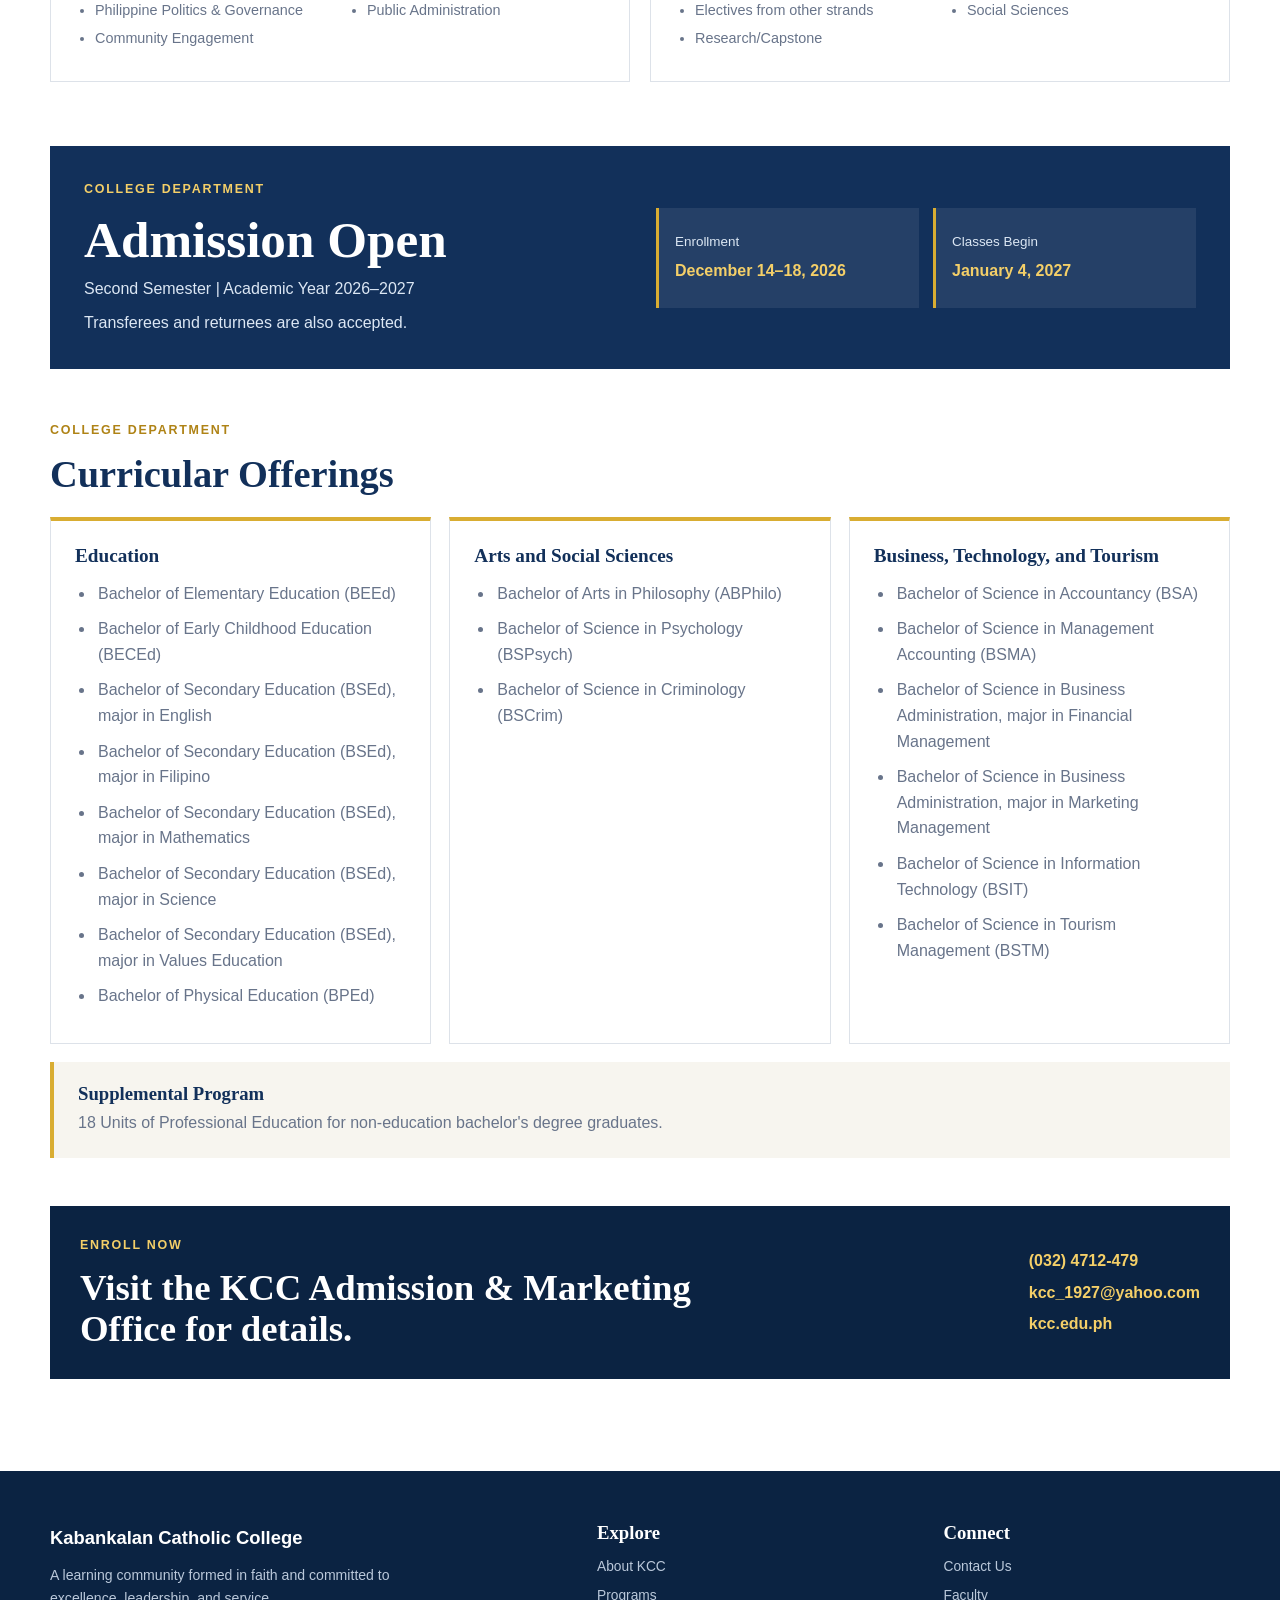
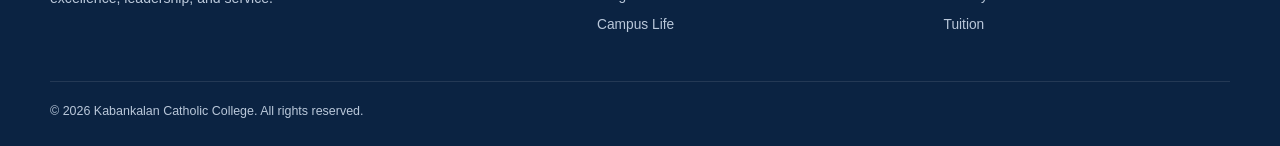
<file: courses.html>
<!DOCTYPE html>
<html lang="en">
<head><meta charset="UTF-8"><meta name="viewport" content="width=device-width, initial-scale=1.0"><title>Programs | KCC</title><link rel="stylesheet" href="assets/css/style.css"></head>
<body>
  <div id="site-header"></div>
  <main>
    <section class="page-banner"><div class="container"><span class="eyebrow">Academic Programs</span><h1>Find your pathway</h1></div></section>
    <section class="section"><div class="container">
      <div class="section-heading"><span class="eyebrow dark">Programs of Study</span><h2>Build knowledge. Develop purpose.</h2></div>
      <section class="senior-high-section" aria-labelledby="senior-high-title">
        <div class="offerings-heading">
          <span class="eyebrow dark">Senior High School</span>
          <h2 id="senior-high-title">Choose your academic strand</h2>
        </div>
        <div class="strand-grid">
          <article class="strand-card">
            <h3>STEM</h3>
            <p class="strand-name">Science, Technology, Engineering, and Mathematics</p>
            <p>For students who intend to pursue college degrees in the sciences, engineering, technology, mathematics, and related fields. Focuses on advanced math, sciences, and research.</p>
            <div class="strand-details">
              <div><h4>Key Subjects</h4><ul><li>Pre-Calculus</li><li>Basic Calculus</li><li>General Biology</li><li>General Chemistry</li><li>General Physics</li><li>Research/Capstone</li></ul></div>
              <div><h4>College Paths</h4><ul><li>Engineering</li><li>Medicine</li><li>IT/Computer Science</li><li>Architecture</li><li>Research</li></ul></div>
            </div>
          </article>
          <article class="strand-card">
            <h3>ABM</h3>
            <p class="strand-name">Accountancy, Business, and Management</p>
            <p>Designed for students who plan to pursue business-related courses in college such as business administration, accountancy, marketing, and entrepreneurship.</p>
            <div class="strand-details">
              <div><h4>Key Subjects</h4><ul><li>Fundamentals of ABM</li><li>Business Mathematics</li><li>Business Finance</li><li>Organization &amp; Management</li><li>Applied Economics</li><li>Principles of Marketing</li></ul></div>
              <div><h4>College Paths</h4><ul><li>Accountancy</li><li>Business Administration</li><li>Entrepreneurship</li><li>Marketing</li><li>Economics</li></ul></div>
            </div>
          </article>
          <article class="strand-card">
            <h3>HUMSS</h3>
            <p class="strand-name">Humanities and Social Sciences</p>
            <p>For students who wish to take up journalism, communication arts, liberal arts, education, and other social science programs in college.</p>
            <div class="strand-details">
              <div><h4>Key Subjects</h4><ul><li>Creative Writing</li><li>Creative Nonfiction</li><li>Introduction to World Religions</li><li>Trends, Networks, &amp; Critical Thinking</li><li>Philippine Politics &amp; Governance</li><li>Community Engagement</li></ul></div>
              <div><h4>College Paths</h4><ul><li>Education</li><li>Law</li><li>Psychology</li><li>Mass Communication</li><li>Public Administration</li></ul></div>
            </div>
          </article>
          <article class="strand-card">
            <h3>GAS</h3>
            <p class="strand-name">General Academic Strand</p>
            <p>A flexible strand for students who are still undecided on their college course. It covers a broad range of subjects from different academic tracks.</p>
            <div class="strand-details">
              <div><h4>Key Subjects</h4><ul><li>Humanities</li><li>Social Sciences</li><li>Applied Economics</li><li>Organization &amp; Management</li><li>Electives from other strands</li><li>Research/Capstone</li></ul></div>
              <div><h4>College Paths</h4><ul><li>Any college program</li><li>Liberal Arts</li><li>Education</li><li>Business</li><li>Social Sciences</li></ul></div>
            </div>
          </article>
        </div>
      </section>

      <section class="admissions-panel" aria-labelledby="admissions-title">
        <div>
          <span class="eyebrow">College Department</span>
          <h2 id="admissions-title">Admission Open</h2>
          <p>Second Semester | Academic Year 2026–2027</p>
          <p>Transferees and returnees are also accepted.</p>
        </div>
        <div class="admissions-dates">
          <div><span>Enrollment</span><strong>December 14–18, 2026</strong></div>
          <div><span>Classes Begin</span><strong>January 4, 2027</strong></div>
        </div>
      </section>

      <div class="offerings-heading">
        <span class="eyebrow dark">College Department</span>
        <h2>Curricular Offerings</h2>
      </div>
      <div class="offerings-grid">
        <section class="offering-card">
          <h3>Education</h3>
          <ul>
            <li>Bachelor of Elementary Education (BEEd)</li>
            <li>Bachelor of Early Childhood Education (BECEd)</li>
            <li>Bachelor of Secondary Education (BSEd), major in English</li>
            <li>Bachelor of Secondary Education (BSEd), major in Filipino</li>
            <li>Bachelor of Secondary Education (BSEd), major in Mathematics</li>
            <li>Bachelor of Secondary Education (BSEd), major in Science</li>
            <li>Bachelor of Secondary Education (BSEd), major in Values Education</li>
            <li>Bachelor of Physical Education (BPEd)</li>
          </ul>
        </section>
        <section class="offering-card">
          <h3>Arts and Social Sciences</h3>
          <ul>
            <li>Bachelor of Arts in Philosophy (ABPhilo)</li>
            <li>Bachelor of Science in Psychology (BSPsych)</li>
            <li>Bachelor of Science in Criminology (BSCrim)</li>
          </ul>
        </section>
        <section class="offering-card">
          <h3>Business, Technology, and Tourism</h3>
          <ul>
            <li>Bachelor of Science in Accountancy (BSA)</li>
            <li>Bachelor of Science in Management Accounting (BSMA)</li>
            <li>Bachelor of Science in Business Administration, major in Financial Management</li>
            <li>Bachelor of Science in Business Administration, major in Marketing Management</li>
            <li>Bachelor of Science in Information Technology (BSIT)</li>
            <li>Bachelor of Science in Tourism Management (BSTM)</li>
          </ul>
        </section>
      </div>

      <aside class="supplemental-program">
        <h3>Supplemental Program</h3>
        <p>18 Units of Professional Education for non-education bachelor's degree graduates.</p>
      </aside>

      <section class="admissions-contact" aria-labelledby="admissions-contact-title">
        <div>
          <span class="eyebrow">Enroll Now</span>
          <h2 id="admissions-contact-title">Visit the KCC Admission &amp; Marketing Office for details.</h2>
        </div>
        <div class="admissions-contact-links">
          <a href="tel:+63324712479">(032) 4712-479</a>
          <a href="mailto:kcc_1927@yahoo.com">kcc_1927@yahoo.com</a>
          <a href="https://kcc.edu.ph" target="_blank" rel="noopener noreferrer">kcc.edu.ph</a>
        </div>
      </section>
    </div></section>
  </main>
  <div id="site-footer"></div>
  <script src="assets/js/script.js"></script>
</body>
</html>
</file>
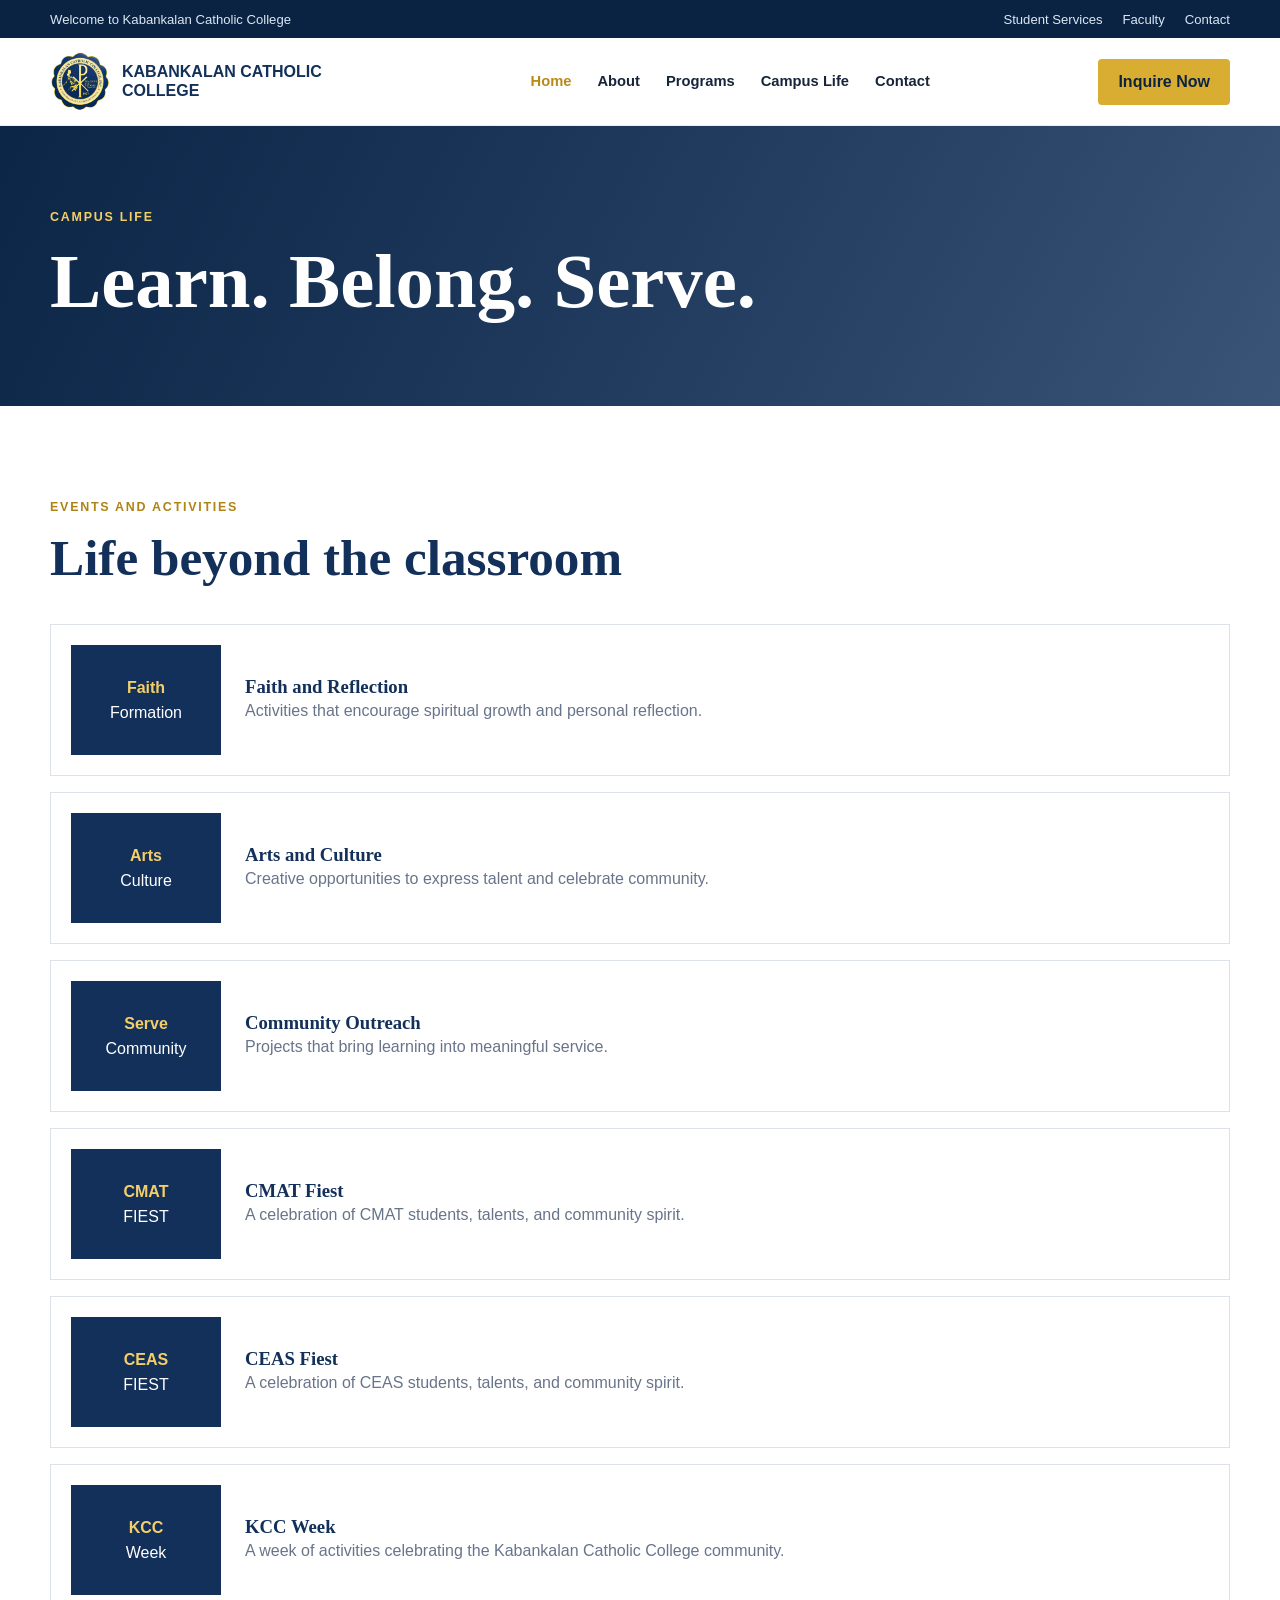
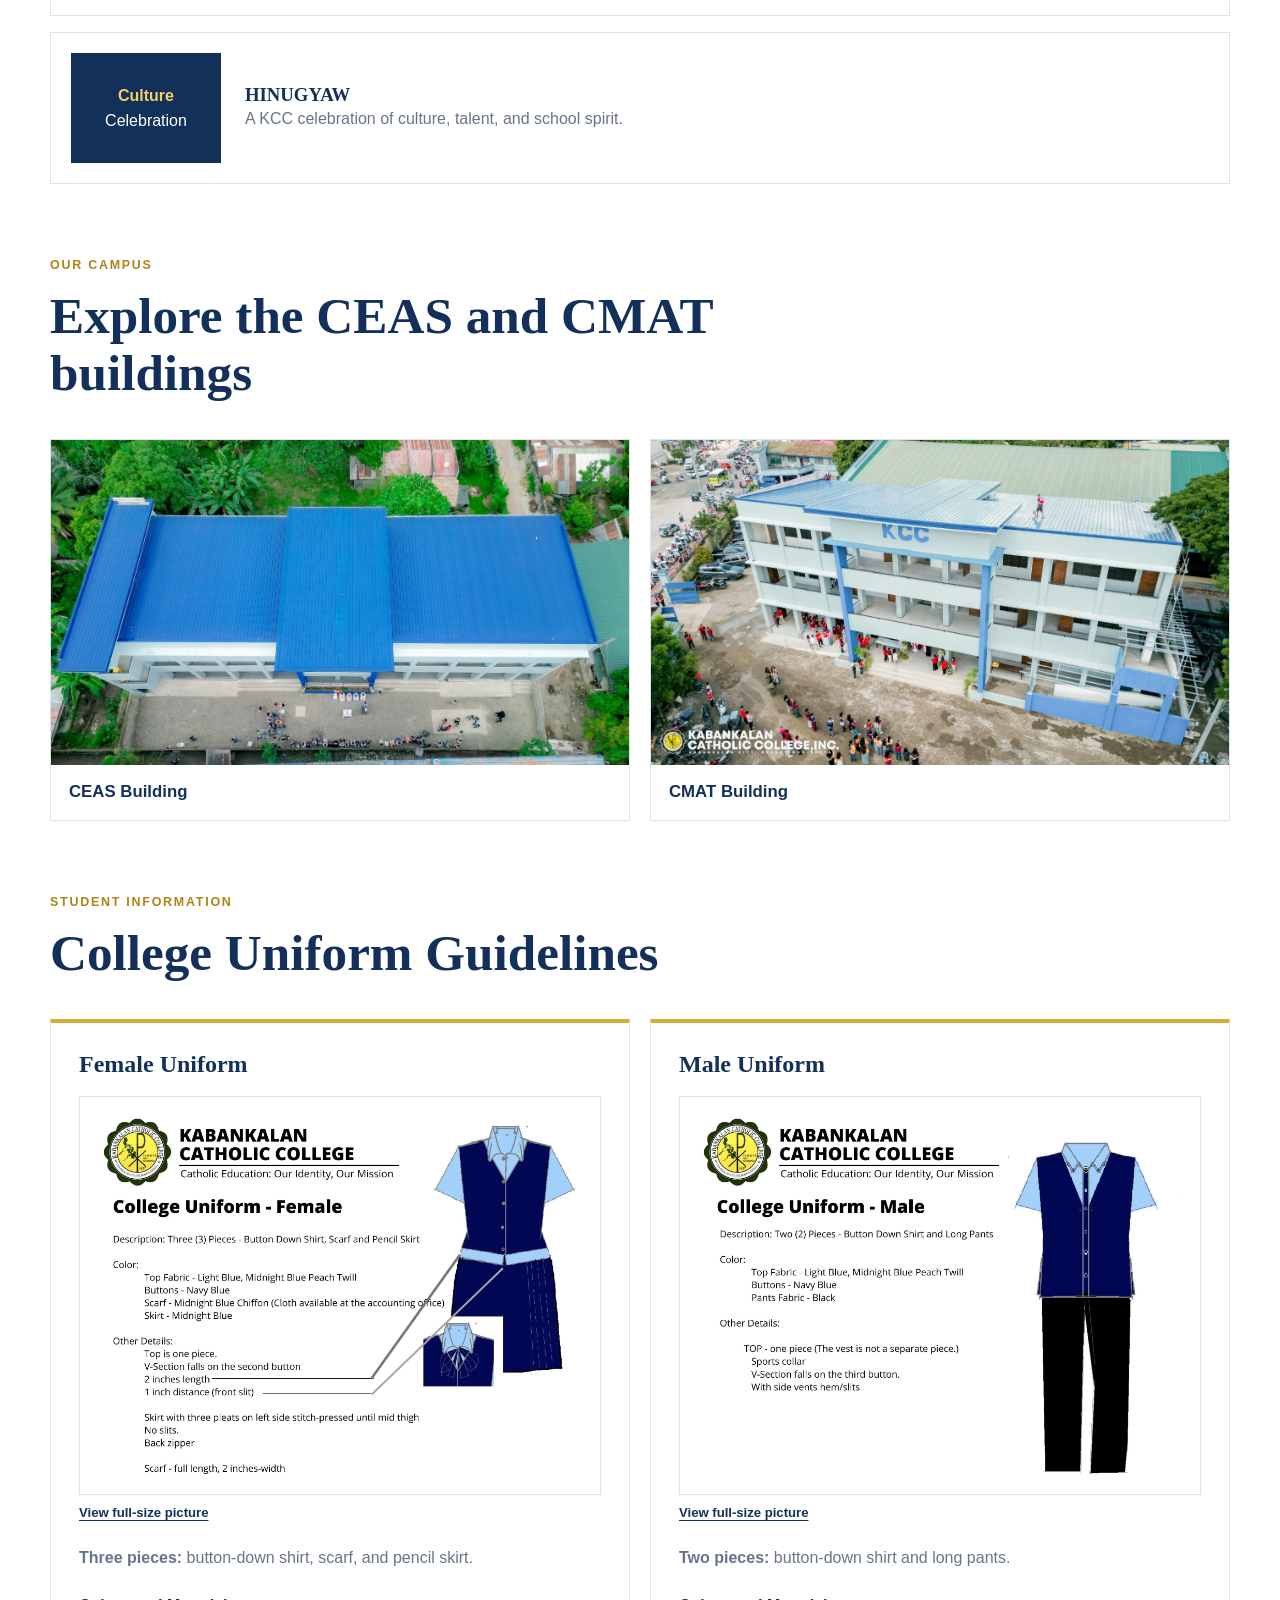
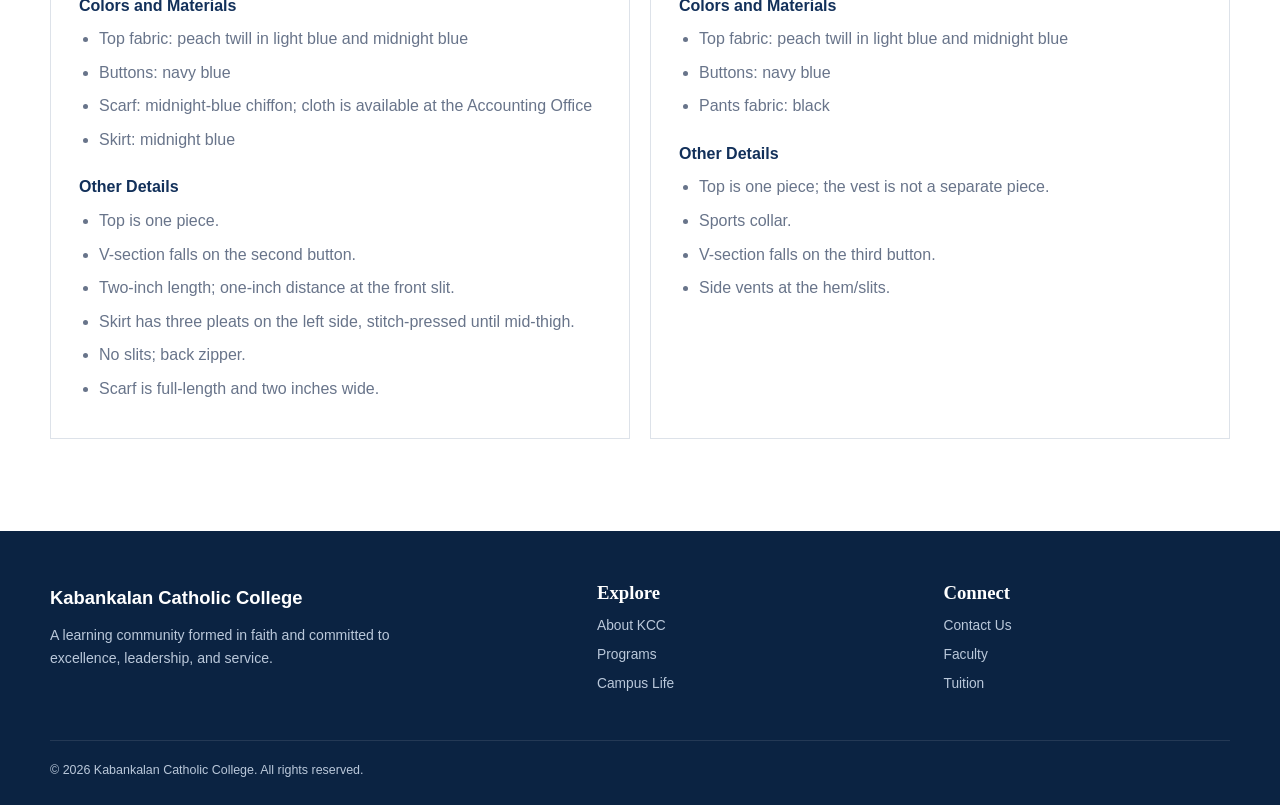
<file: events.html>
<!DOCTYPE html>
<html lang="en">
<head><meta charset="UTF-8"><meta name="viewport" content="width=device-width, initial-scale=1.0"><title>Campus Life | KCC</title><link rel="stylesheet" href="assets/css/style.css"></head>
<body>
  <div id="site-header"></div>
  <main>
    <section class="page-banner"><div class="container"><span class="eyebrow">Campus Life</span><h1>Learn. Belong. Serve.</h1></div></section>
    <section class="section"><div class="container">
      <div class="section-heading"><span class="eyebrow dark">Events and Activities</span><h2>Life beyond the classroom</h2></div>
      <div class="event-grid">
        <article><div class="event-date"><strong>Faith</strong><span>Formation</span></div><div><h3>Faith and Reflection</h3><p>Activities that encourage spiritual growth and personal reflection.</p></div></article>
        <article><div class="event-date"><strong>Arts</strong><span>Culture</span></div><div><h3>Arts and Culture</h3><p>Creative opportunities to express talent and celebrate community.</p></div></article>
        <article><div class="event-date"><strong>Serve</strong><span>Community</span></div><div><h3>Community Outreach</h3><p>Projects that bring learning into meaningful service.</p></div></article>
        <article><div class="event-date"><strong>CMAT</strong><span>FIEST</span></div><div><h3>CMAT Fiest</h3><p>A celebration of CMAT students, talents, and community spirit.</p></div></article>
        <article><div class="event-date"><strong>CEAS</strong><span>FIEST</span></div><div><h3>CEAS Fiest</h3><p>A celebration of CEAS students, talents, and community spirit.</p></div></article>
        <article><div class="event-date"><strong>KCC</strong><span>Week</span></div><div><h3>KCC Week</h3><p>A week of activities celebrating the Kabankalan Catholic College community.</p></div></article>
        <article><div class="event-date"><strong>Culture</strong><span>Celebration</span></div><div><h3>HINUGYAW</h3><p>A KCC celebration of culture, talent, and school spirit.</p></div></article>
      </div>
      <section class="campus-gallery" aria-labelledby="campus-gallery-title">
        <div class="section-heading">
          <span class="eyebrow dark">Our Campus</span>
          <h2 id="campus-gallery-title">Explore the CEAS and CMAT buildings</h2>
        </div>
        <div class="campus-gallery-grid">
          <figure>
            <img src="assets/images/ceas-building.png" alt="Aerial view of the CEAS building at Kabankalan Catholic College">
            <figcaption>CEAS Building</figcaption>
          </figure>
          <figure>
            <img src="assets/images/cmat-building.png" alt="Aerial view of the CMAT building at Kabankalan Catholic College">
            <figcaption>CMAT Building</figcaption>
          </figure>
        </div>
      </section>
      <section class="uniform-guidelines" aria-labelledby="uniform-guidelines-title">
        <div class="section-heading">
          <span class="eyebrow dark">Student Information</span>
          <h2 id="uniform-guidelines-title">College Uniform Guidelines</h2>
        </div>
        <div class="uniform-grid">
          <article class="uniform-card">
            <h3>Female Uniform</h3>
            <a class="uniform-image" href="assets/images/female-uniform.png" target="_blank" rel="noopener noreferrer">
              <img src="assets/images/female-uniform.png" alt="Kabankalan Catholic College female uniform illustration with its specifications">
              <span>View full-size picture</span>
            </a>
            <p class="uniform-description"><strong>Three pieces:</strong> button-down shirt, scarf, and pencil skirt.</p>
            <h4>Colors and Materials</h4>
            <ul>
              <li>Top fabric: peach twill in light blue and midnight blue</li>
              <li>Buttons: navy blue</li>
              <li>Scarf: midnight-blue chiffon; cloth is available at the Accounting Office</li>
              <li>Skirt: midnight blue</li>
            </ul>
            <h4>Other Details</h4>
            <ul>
              <li>Top is one piece.</li>
              <li>V-section falls on the second button.</li>
              <li>Two-inch length; one-inch distance at the front slit.</li>
              <li>Skirt has three pleats on the left side, stitch-pressed until mid-thigh.</li>
              <li>No slits; back zipper.</li>
              <li>Scarf is full-length and two inches wide.</li>
            </ul>
          </article>
          <article class="uniform-card">
            <h3>Male Uniform</h3>
            <a class="uniform-image" href="assets/images/male-uniform.png" target="_blank" rel="noopener noreferrer">
              <img src="assets/images/male-uniform.png" alt="Kabankalan Catholic College male uniform illustration with its specifications">
              <span>View full-size picture</span>
            </a>
            <p class="uniform-description"><strong>Two pieces:</strong> button-down shirt and long pants.</p>
            <h4>Colors and Materials</h4>
            <ul>
              <li>Top fabric: peach twill in light blue and midnight blue</li>
              <li>Buttons: navy blue</li>
              <li>Pants fabric: black</li>
            </ul>
            <h4>Other Details</h4>
            <ul>
              <li>Top is one piece; the vest is not a separate piece.</li>
              <li>Sports collar.</li>
              <li>V-section falls on the third button.</li>
              <li>Side vents at the hem/slits.</li>
            </ul>
          </article>
        </div>
      </section>
    </div></section>
  </main>
  <div id="site-footer"></div>
  <script src="assets/js/script.js"></script>
</body>
</html>
</file>
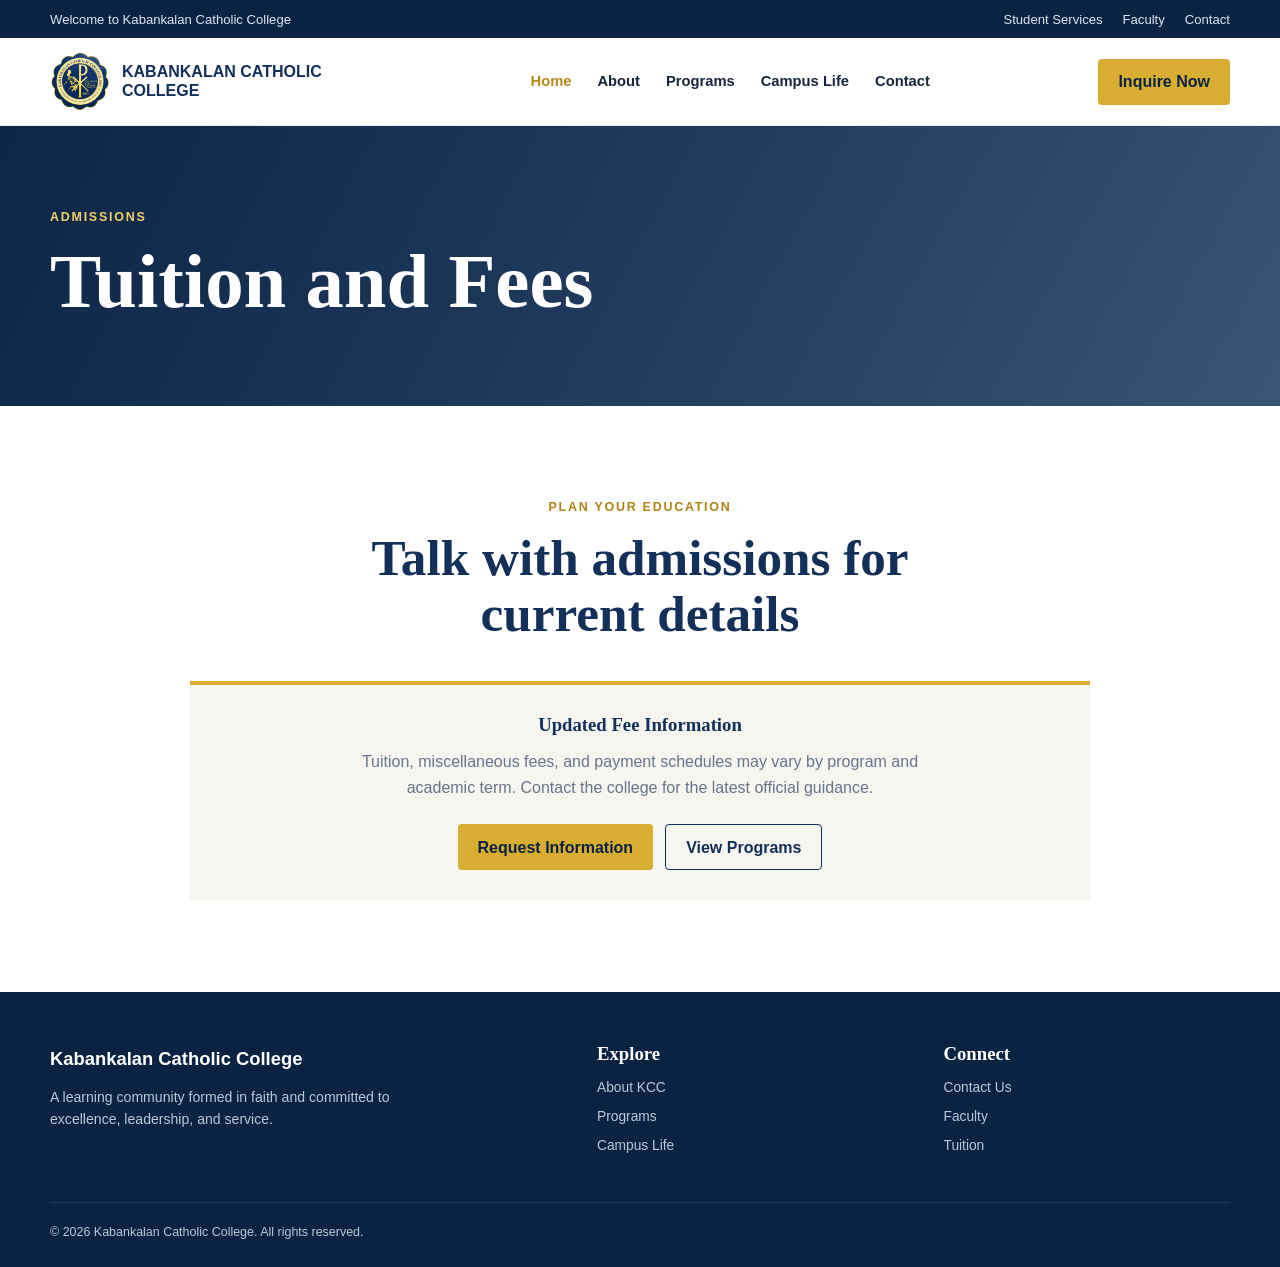
<file: pricing.html>
<!DOCTYPE html>
<html lang="en">
<head><meta charset="UTF-8"><meta name="viewport" content="width=device-width, initial-scale=1.0"><title>Tuition | KCC</title><link rel="stylesheet" href="assets/css/style.css"></head>
<body>
  <div id="site-header"></div>
  <main>
    <section class="page-banner"><div class="container"><span class="eyebrow">Admissions</span><h1>Tuition and Fees</h1></div></section>
    <section class="section"><div class="container narrow">
      <div class="section-heading center"><span class="eyebrow dark">Plan Your Education</span><h2>Talk with admissions for current details</h2></div>
      <div class="info-card"><h3>Updated Fee Information</h3><p>Tuition, miscellaneous fees, and payment schedules may vary by program and academic term. Contact the college for the latest official guidance.</p><div class="button-row"><a class="btn btn-primary" href="contact.html">Request Information</a><a class="btn btn-outline" href="courses.html">View Programs</a></div></div>
    </div></section>
  </main>
  <div id="site-footer"></div>
  <script src="assets/js/script.js"></script>
</body>
</html>
</file>
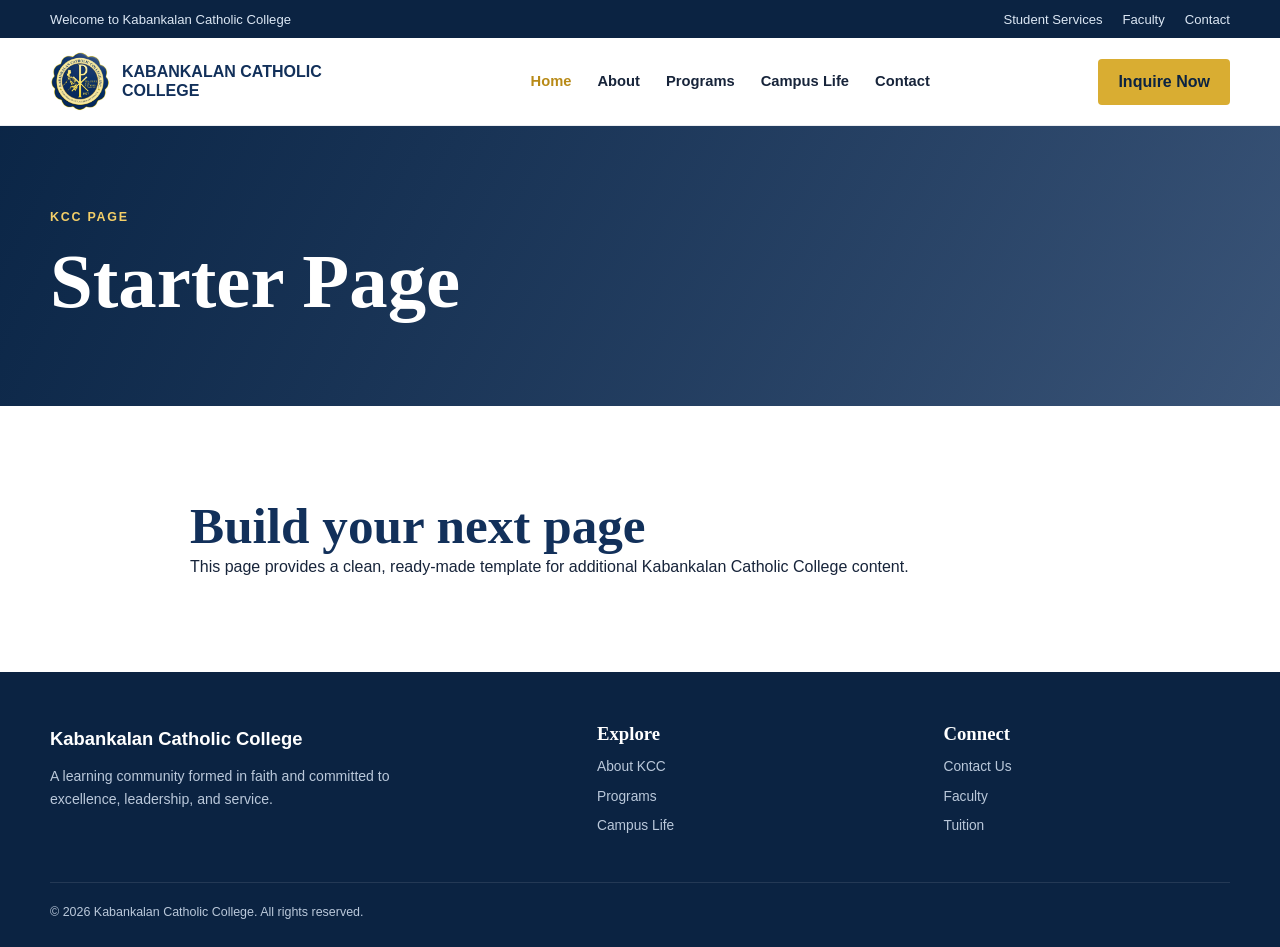
<file: starter-page.html>
<!DOCTYPE html>
<html lang="en">
<head><meta charset="UTF-8"><meta name="viewport" content="width=device-width, initial-scale=1.0"><title>Page | KCC</title><link rel="stylesheet" href="assets/css/style.css"></head>
<body>
  <div id="site-header"></div>
  <main>
    <section class="page-banner"><div class="container"><span class="eyebrow">KCC Page</span><h1>Starter Page</h1></div></section>
    <section class="section"><div class="container narrow"><h2>Build your next page</h2><p>This page provides a clean, ready-made template for additional Kabankalan Catholic College content.</p></div></section>
  </main>
  <div id="site-footer"></div>
  <script src="assets/js/script.js"></script>
</body>
</html>
</file>
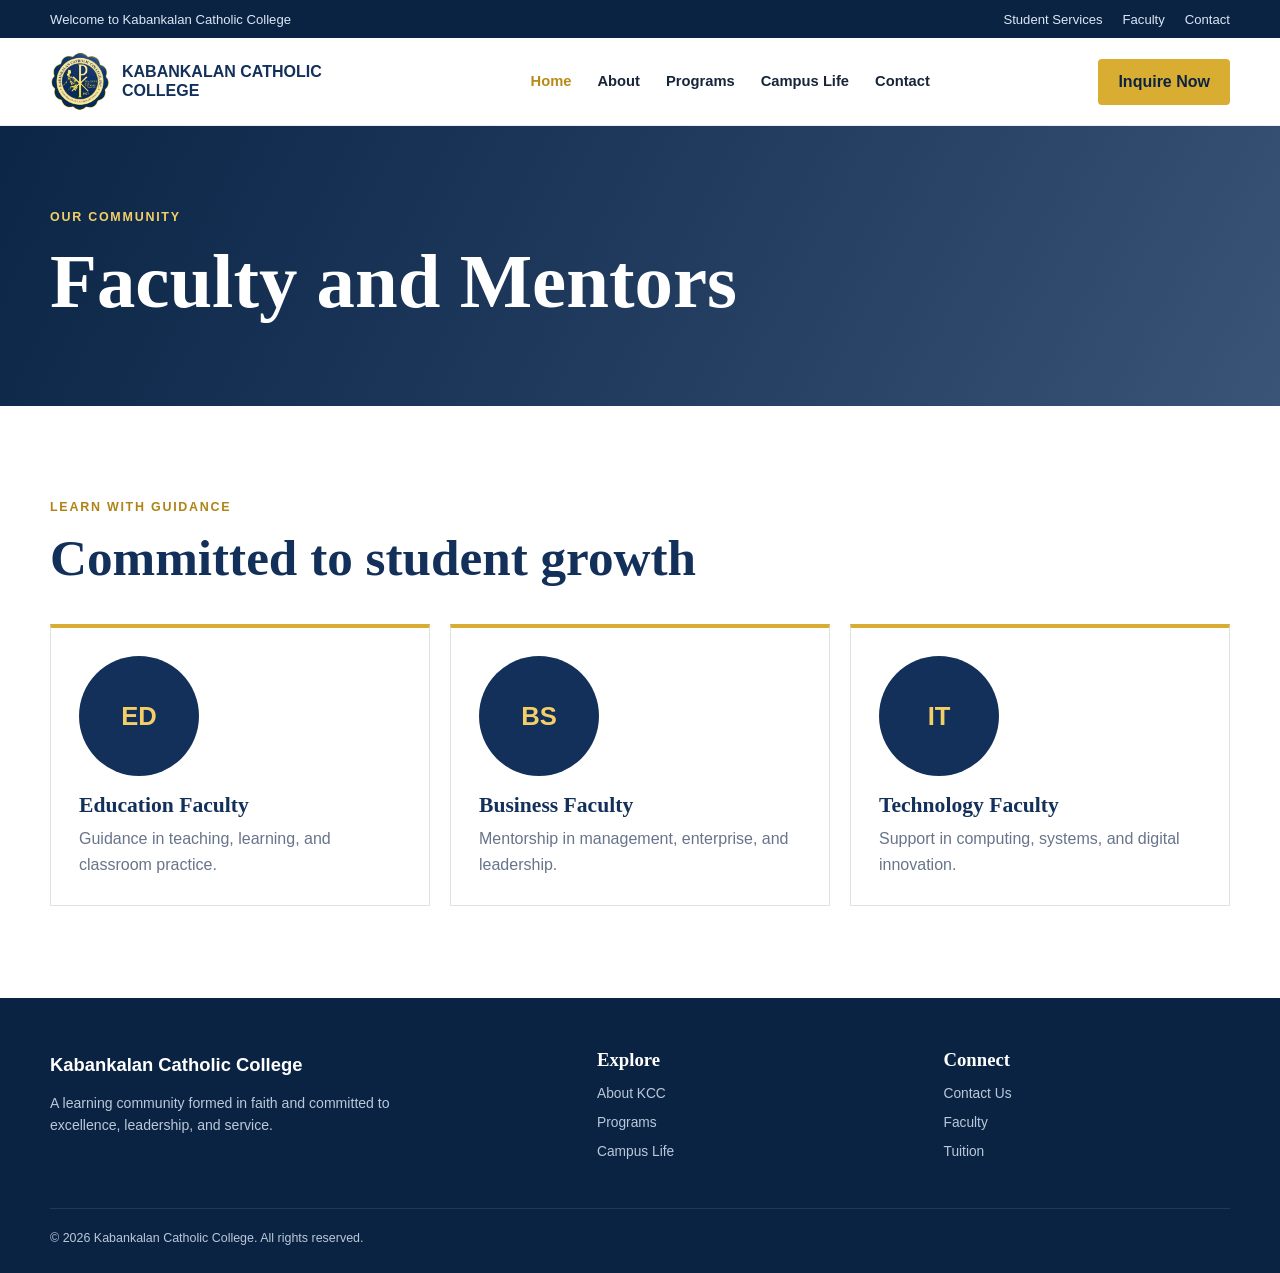
<file: trainers.html>
<!DOCTYPE html>
<html lang="en">
<head><meta charset="UTF-8"><meta name="viewport" content="width=device-width, initial-scale=1.0"><title>Faculty | KCC</title><link rel="stylesheet" href="assets/css/style.css"></head>
<body>
  <div id="site-header"></div>
  <main>
    <section class="page-banner"><div class="container"><span class="eyebrow">Our Community</span><h1>Faculty and Mentors</h1></div></section>
    <section class="section"><div class="container">
      <div class="section-heading"><span class="eyebrow dark">Learn with Guidance</span><h2>Committed to student growth</h2></div>
      <div class="faculty-grid">
        <article><div class="avatar">ED</div><h3>Education Faculty</h3><p>Guidance in teaching, learning, and classroom practice.</p></article>
        <article><div class="avatar">BS</div><h3>Business Faculty</h3><p>Mentorship in management, enterprise, and leadership.</p></article>
        <article><div class="avatar">IT</div><h3>Technology Faculty</h3><p>Support in computing, systems, and digital innovation.</p></article>
      </div>
    </div></section>
  </main>
  <div id="site-footer"></div>
  <script src="assets/js/script.js"></script>
</body>
</html>
</file>
<file: assets/css/style.css>
:root {
  --navy: #12305a;
  --navy-dark: #0b2342;
  --gold: #d9ad32;
  --cream: #f7f5ef;
  --white: #fff;
  --ink: #17243a;
  --muted: #68748a;
  --line: #dde2e9;
}

* { box-sizing: border-box; margin: 0; padding: 0; }
html { scroll-behavior: smooth; }
body { font-family: "Segoe UI", Arial, sans-serif; color: var(--ink); background: var(--white); line-height: 1.6; }
a { color: inherit; text-decoration: none; }
img { max-width: 100%; }
.container { width: min(1180px, calc(100% - 40px)); margin-inline: auto; }
.topbar { height: 38px; background: var(--navy-dark); color: #dce7f4; font-size: 0.82rem; }
.topbar-inner { height: 100%; display: flex; align-items: center; justify-content: space-between; }
.topbar-links { display: flex; gap: 20px; }
.main-header { position: relative; z-index: 20; height: 88px; background: var(--white); border-bottom: 1px solid rgba(18,48,90,.08); }
.header-inner { height: 100%; display: flex; align-items: center; justify-content: space-between; }
.brand { display: flex; align-items: center; gap: 12px; }
.brand-mark { width: 60px; height: 60px; display: block; object-fit: contain; }
.brand-name { max-width: 240px; color: var(--navy); font-size: 1rem; font-weight: 800; line-height: 1.15; text-transform: uppercase; }
.nav-list { display: flex; align-items: center; gap: 26px; list-style: none; font-weight: 700; font-size: 0.92rem; }
.nav-list a:hover, .nav-list .active { color: #b88a17; }
.header-actions { display: flex; align-items: center; gap: 10px; }
.menu-toggle { display: none; width: 44px; height: 44px; border: 0; background: transparent; cursor: pointer; }
.menu-toggle span { display: block; width: 24px; height: 2px; margin: 5px auto; background: var(--navy); }

.btn { min-height: 46px; display: inline-flex; align-items: center; justify-content: center; border: 0; border-radius: 4px; padding: 0 20px; font-weight: 800; cursor: pointer; transition: .18s ease; }
.btn:hover { transform: translateY(-2px); }
.btn-primary { background: var(--gold); color: var(--navy-dark); }
.btn-light { background: var(--white); color: var(--navy); }
.btn-outline { border: 1px solid var(--navy); color: var(--navy); background: transparent; }
.button-row { display: flex; gap: 12px; flex-wrap: wrap; }
.hero { min-height: 590px; display: flex; align-items: center; overflow: hidden; color: var(--white); background: linear-gradient(90deg, rgba(8,35,68,.96) 0%, rgba(18,48,90,.86) 52%, rgba(18,48,90,.38) 100%), url("../images/president-announcement.png") center 42% / cover no-repeat; }
.hero-grid { display: grid; grid-template-columns: 1fr; align-items: center; }
.hero-copy { position: relative; z-index: 2; max-width: 650px; padding: 70px 0; }
.eyebrow { display: block; margin-bottom: 12px; color: #f4cf68; font-size: .78rem; font-weight: 800; letter-spacing: .14em; text-transform: uppercase; }
.eyebrow.dark { color: #af8316; }
h1,h2,h3 { font-family: Georgia, "Times New Roman", serif; line-height: 1.1; }
h1 { font-size: clamp(3.2rem, 6vw, 5.2rem); }
h2 { color: var(--navy); font-size: clamp(2.2rem, 4vw, 3.5rem); }
h3 { color: var(--navy); }
.hero-copy p { max-width: 580px; margin: 22px 0 30px; color: #dfe8f3; font-size: 1.08rem; }

.section { padding: 92px 0; }
.section-tint { background: var(--cream); }
.section-heading { max-width: 700px; margin-bottom: 38px; }
.section-heading.center, .center { text-align: center; margin-inline: auto; }
.feature-grid, .program-grid, .faculty-grid { display: grid; grid-template-columns: repeat(3,1fr); gap: 20px; }
.feature-card, .program-card, .faculty-grid article { background: var(--white); border: 1px solid var(--line); border-top: 4px solid var(--gold); padding: 28px; }
.feature-card span { color: #b88a17; font-weight: 800; }
.feature-card h3, .program-card h3, .faculty-grid h3 { margin: 12px 0 8px; font-size: 1.35rem; }
.feature-card p, .program-card p, .faculty-grid p { color: var(--muted); }
.split { display: grid; grid-template-columns: 1fr 1fr; gap: 70px; align-items: center; }
.split p { margin: 18px 0 28px; color: var(--muted); }
.image-panel { min-height: 440px; display: grid; place-items: center; border-radius: 8px; background: linear-gradient(135deg,#dde5ed,#aebfd0); }
.image-panel img { width: min(72%, 300px); max-height: 340px; object-fit: contain; }

.page-banner { min-height: 280px; display: flex; align-items: center; color: var(--white); background: linear-gradient(115deg,rgba(8,35,68,.98),rgba(18,48,90,.8)), linear-gradient(135deg,#9eb1c5,#dce6ef); }
.page-banner h1 { font-size: clamp(3rem,6vw,5rem); }
.program-card { min-height: 260px; }
.program-number { width: 58px; height: 58px; display: grid; place-items: center; border-radius: 50%; background: var(--navy); color: #f4cf68; font-weight: 800; }
.program-card a { display: inline-block; margin-top: 18px; color: var(--navy); font-weight: 800; }
.senior-high-section { margin-bottom: 64px; }
.strand-grid { display: grid; grid-template-columns: repeat(2,minmax(0,1fr)); gap: 20px; }
.strand-card { padding: 26px; border: 1px solid var(--line); border-top: 4px solid var(--gold); background: var(--white); }
.strand-card > h3 { font-size: 1.65rem; }
.strand-card > p { margin-top: 12px; color: var(--muted); }
.strand-card .strand-name { color: var(--navy); font-weight: 700; }
.strand-details { display: grid; grid-template-columns: 1fr 1fr; gap: 18px; margin-top: 22px; padding-top: 18px; border-top: 1px solid var(--line); }
.strand-details h4 { margin-bottom: 8px; color: var(--navy); }
.strand-details ul { padding-left: 18px; color: var(--muted); font-size: .9rem; }
.strand-details li { margin: 5px 0; }
.admissions-panel { display: grid; grid-template-columns: 1fr 1fr; gap: 32px; align-items: center; margin-bottom: 52px; padding: 34px; background: var(--navy); color: var(--white); }
.admissions-panel h2, .admissions-contact h2 { color: var(--white); }
.admissions-panel p { margin-top: 8px; color: #dce7f4; }
.admissions-dates { display: grid; grid-template-columns: 1fr 1fr; gap: 14px; }
.admissions-dates div { min-height: 100px; display: grid; align-content: center; gap: 6px; padding: 16px; border-left: 3px solid var(--gold); background: rgba(255,255,255,.08); }
.admissions-dates span { color: #dce7f4; font-size: .84rem; }
.admissions-dates strong { color: #f4cf68; }
.offerings-heading { margin-bottom: 22px; }
.offerings-heading h2 { font-size: clamp(2rem, 3vw, 2.8rem); }
.offerings-grid { display: grid; grid-template-columns: repeat(3,1fr); gap: 18px; }
.offering-card { padding: 24px; border: 1px solid var(--line); border-top: 4px solid var(--gold); background: var(--white); }
.offering-card h3 { margin-bottom: 14px; font-size: 1.2rem; }
.offering-card ul { padding-left: 20px; color: var(--muted); }
.offering-card li { margin: 10px 0; padding-left: 3px; }
.supplemental-program { margin-top: 18px; padding: 22px 24px; background: var(--cream); border-left: 4px solid var(--gold); }
.supplemental-program h3 { margin-bottom: 6px; }
.supplemental-program p { color: var(--muted); }
.admissions-contact { display: flex; align-items: center; justify-content: space-between; gap: 28px; margin-top: 48px; padding: 30px; background: var(--navy-dark); color: var(--white); }
.admissions-contact h2 { max-width: 650px; font-size: clamp(1.6rem, 3vw, 2.3rem); }
.admissions-contact-links { display: grid; gap: 6px; flex-shrink: 0; }
.admissions-contact-links a { color: #f4cf68; font-weight: 700; }
.detail-grid { display: grid; grid-template-columns: 1.4fr .6fr; gap: 60px; }
.detail-grid article p { margin: 18px 0; color: var(--muted); }
.detail-grid article h3 { margin-top: 26px; }
.check-list { margin: 14px 0 0 20px; color: var(--muted); }
.detail-card, .info-card { height: fit-content; padding: 30px; border-top: 4px solid var(--gold); background: var(--cream); }
.detail-card dl { margin: 18px 0 28px; }
.detail-card dt { color: var(--muted); font-size: .82rem; }
.detail-card dd { margin-bottom: 12px; font-weight: 800; color: var(--navy); }
.narrow { max-width: 900px; }
.info-card { text-align: center; }
.info-card p { max-width: 620px; margin: 14px auto 24px; color: var(--muted); }
.info-card .button-row { justify-content: center; }

.contact-grid { display: grid; grid-template-columns: .8fr 1.2fr; gap: 70px; }
.contact-grid h2 { margin-bottom: 16px; }
.contact-grid > div > p { color: var(--muted); }
.contact-list { margin-top: 28px; }
.contact-list p { margin: 16px 0; }
.contact-link { color: var(--navy); font-weight: 700; text-decoration: underline; text-underline-offset: 3px; }
.contact-link:hover { color: #af8316; }
.contact-form { display: grid; gap: 16px; padding: 32px; background: var(--cream); }
.contact-form label { display: grid; gap: 6px; font-weight: 700; }
.contact-form input, .contact-form select, .contact-form textarea { width: 100%; border: 1px solid var(--line); border-radius: 3px; padding: 12px; font: inherit; }
.form-status { min-height: 24px; color: var(--navy); font-weight: 700; }
.event-grid { display: grid; gap: 16px; }
.event-grid article { display: grid; grid-template-columns: 150px 1fr; gap: 24px; align-items: center; padding: 20px; border: 1px solid var(--line); }
.event-date { min-height: 110px; display: grid; place-content: center; text-align: center; background: var(--navy); color: var(--white); }
.event-date strong { color: #f4cf68; }
.event-grid p { color: var(--muted); }
.campus-gallery { margin-top: 72px; }
.campus-gallery-grid { display: grid; grid-template-columns: repeat(2,minmax(0,1fr)); gap: 20px; }
.campus-gallery figure { overflow: hidden; border: 1px solid var(--line); background: var(--white); }
.campus-gallery img { display: block; width: 100%; aspect-ratio: 16 / 9; object-fit: cover; }
.campus-gallery figcaption { padding: 14px 18px; color: var(--navy); font-size: 1.05rem; font-weight: 800; }
.uniform-guidelines { margin-top: 72px; }
.uniform-grid { display: grid; grid-template-columns: repeat(2,minmax(0,1fr)); gap: 20px; }
.uniform-card { padding: 28px; border: 1px solid var(--line); border-top: 4px solid var(--gold); background: var(--white); }
.uniform-card h3 { margin-bottom: 12px; font-size: 1.5rem; }
.uniform-image { display: block; margin: 18px 0 22px; color: var(--navy); font-size: .82rem; font-weight: 700; }
.uniform-image img { display: block; width: 100%; height: auto; border: 1px solid var(--line); background: var(--white); }
.uniform-image span { display: block; margin-top: 7px; text-decoration: underline; text-underline-offset: 3px; }
.uniform-card h4 { margin: 22px 0 8px; color: var(--navy); }
.uniform-card ul { padding-left: 20px; color: var(--muted); }
.uniform-card li { margin: 8px 0; }
.uniform-description { color: var(--muted); }
.avatar { width: 120px; height: 120px; margin-bottom: 18px; display: grid; place-items: center; border-radius: 50%; background: var(--navy); color: #f4cf68; font-size: 1.6rem; font-weight: 800; }

footer { background: var(--navy-dark); color: #bac8da; padding: 52px 0 24px; }
.footer-grid { display: grid; grid-template-columns: 1.7fr 1fr 1fr; gap: 60px; padding-bottom: 38px; }
.footer-brand { color: var(--white); font-size: 1.15rem; font-weight: 800; }
.footer-about { max-width: 360px; margin-top: 12px; font-size: .88rem; }
.footer-grid h3 { color: var(--white); margin-bottom: 12px; }
.footer-links { list-style: none; font-size: .86rem; }
.footer-links li { margin: 7px 0; }
.copyright { border-top: 1px solid rgba(255,255,255,.1); padding-top: 20px; font-size: .78rem; }

@media (max-width: 980px) {
  .topbar, .nav-list, .header-actions .btn { display: none; }
  .main-header { height: 76px; }
  .menu-toggle { display: block; }
  .nav-list.open { position: absolute; left: 20px; right: 20px; top: 76px; display: grid; gap: 0; background: var(--white); box-shadow: 0 16px 35px rgba(18,48,90,.16); padding: 10px 20px; }
  .nav-list.open li { padding: 12px 0; border-bottom: 1px solid var(--line); }
  .feature-grid, .program-grid, .faculty-grid { grid-template-columns: 1fr 1fr; }
  .offerings-grid { grid-template-columns: 1fr 1fr; }
}

@media (max-width: 760px) {
  .container { width: min(100% - 30px,1180px); }
  .brand-name { max-width: 180px; font-size: .82rem; }
  .brand-mark { width: 50px; height: 50px; }
  .hero { min-height: 560px; }
  .hero-grid { grid-template-columns: 1fr; }
  .hero-copy { width: 92%; padding: 50px 0; }
  .feature-grid, .program-grid, .faculty-grid, .split, .detail-grid, .contact-grid, .footer-grid { grid-template-columns: 1fr; }
  .campus-gallery-grid, .uniform-grid { grid-template-columns: 1fr; }
  .admissions-panel, .offerings-grid, .strand-grid { grid-template-columns: 1fr; }
  .admissions-contact { align-items: flex-start; flex-direction: column; }
  .section { padding: 70px 0; }
  .split, .detail-grid, .contact-grid { gap: 38px; }
  .image-panel { min-height: 340px; }
  .footer-grid { gap: 28px; }
  .event-grid article { grid-template-columns: 110px 1fr; }
}

@media (max-width: 420px) {
  .button-row .btn { width: 100%; }
  .feature-grid, .program-grid, .faculty-grid { grid-template-columns: 1fr; }
  .strand-details { grid-template-columns: 1fr; }
  .event-grid article { grid-template-columns: 1fr; }
  .event-date { min-height: 90px; }
}
</file>
